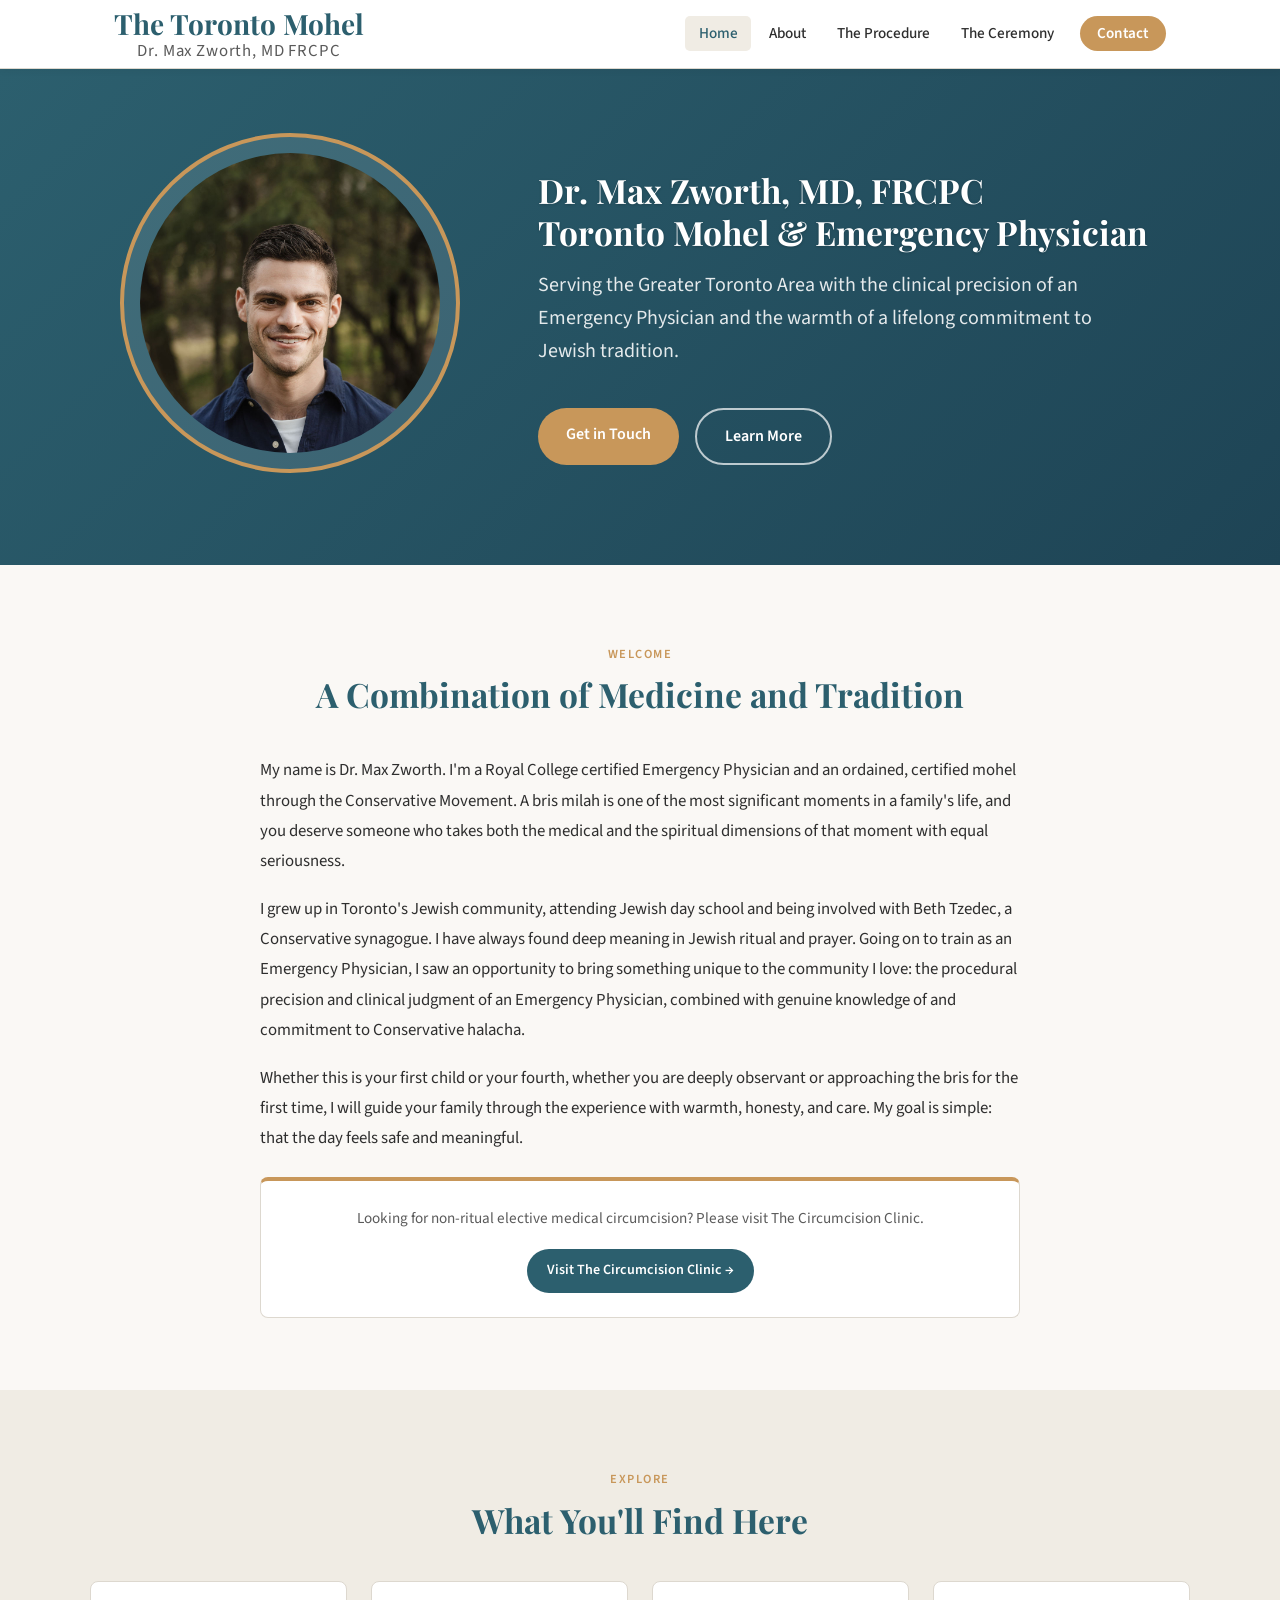
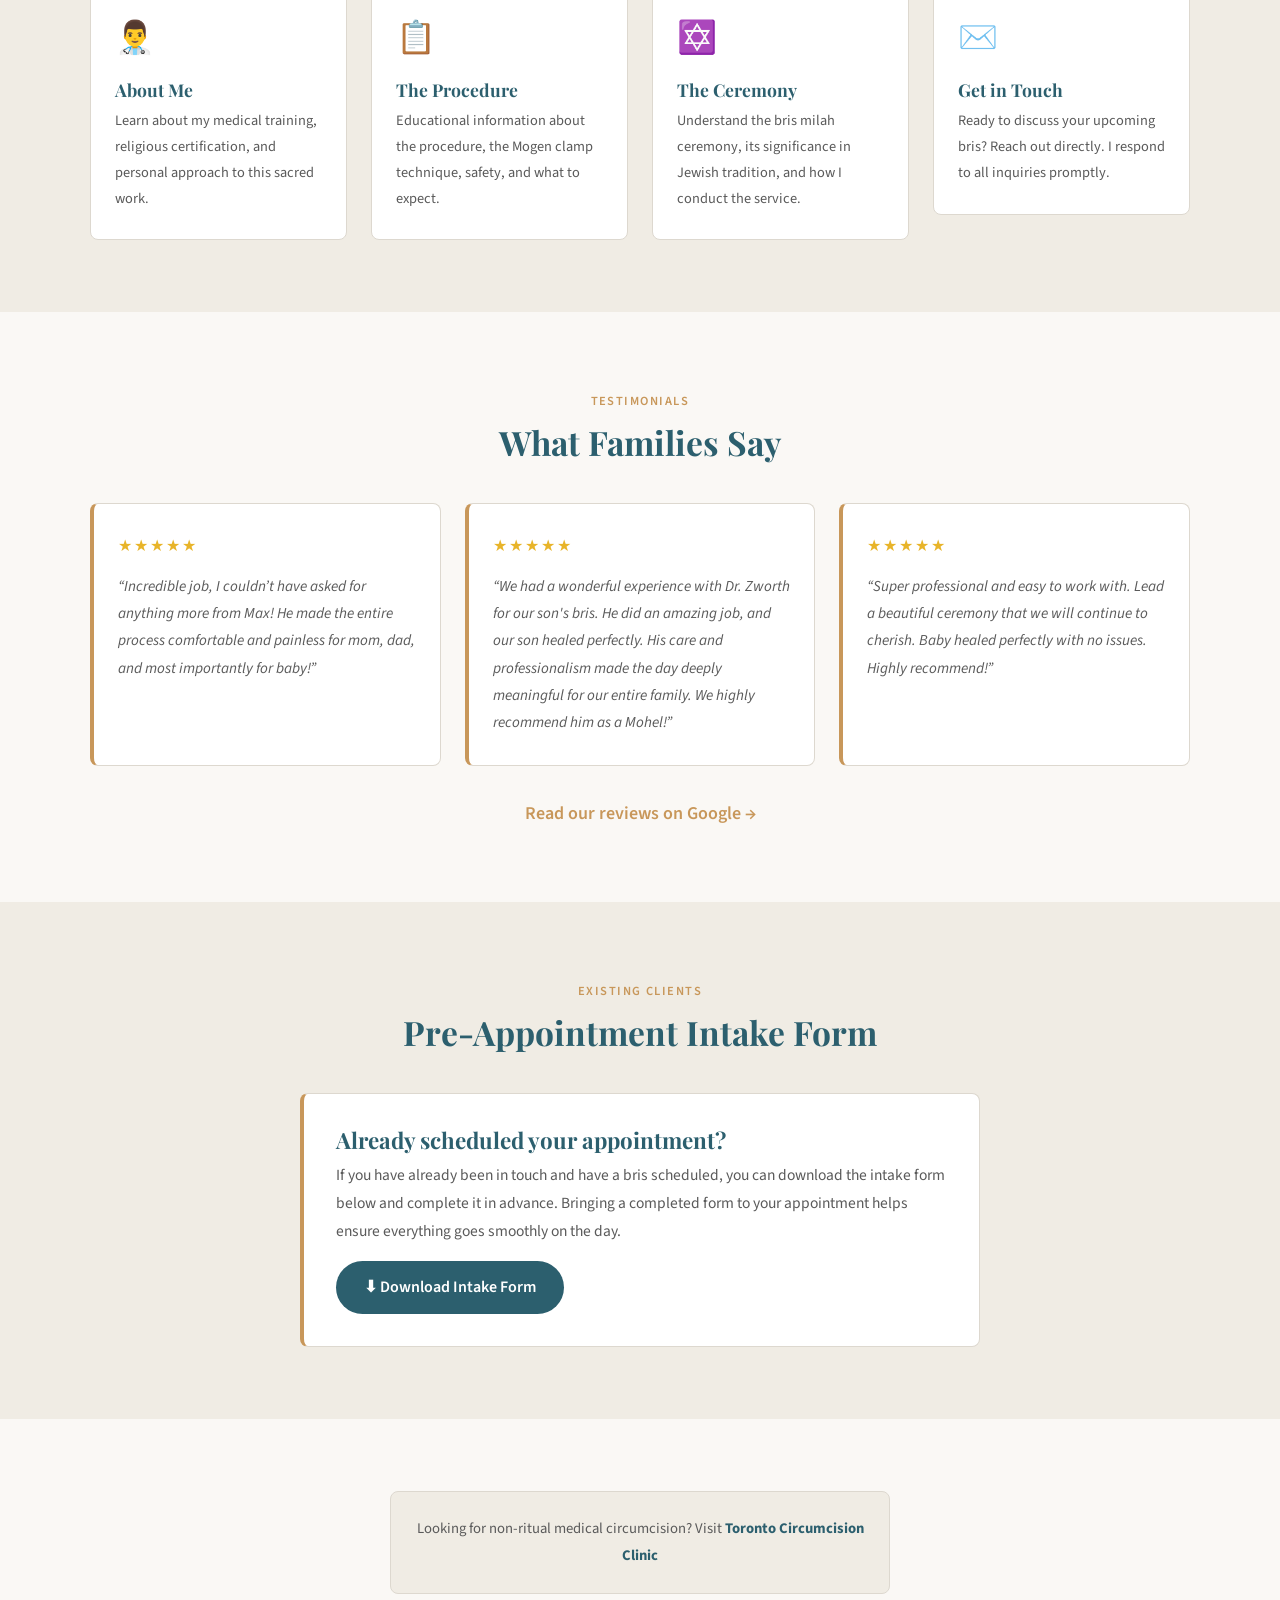
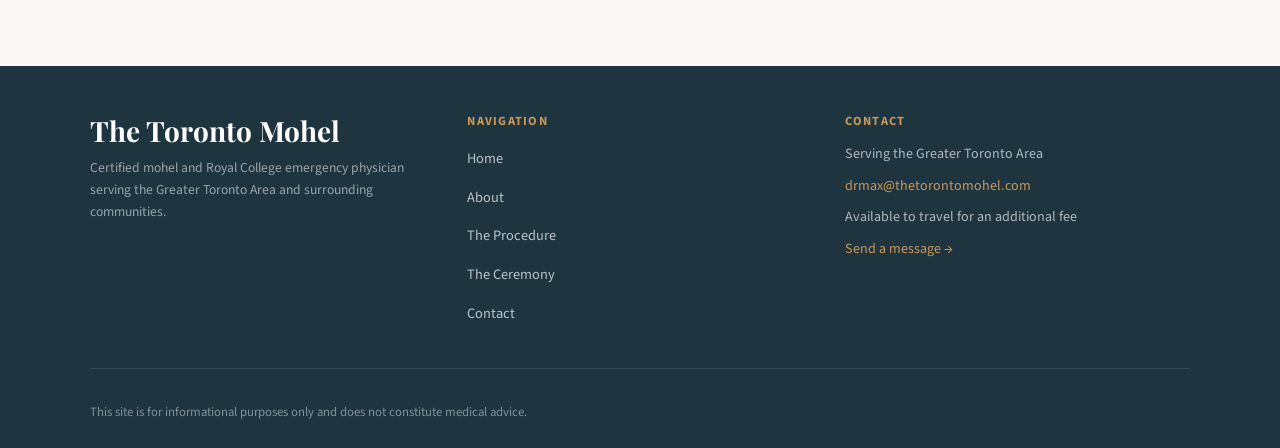
<file: index.html>
<!DOCTYPE html>
<html lang="en">
<head>
  <meta charset="UTF-8" />
  <meta name="viewport" content="width=device-width, initial-scale=1.0" />
  <meta name="robots" content="index, follow" />
  <meta name="google-site-verification" content="o0QiTAospMLwKGMNYaZ-Ut7u6rr7ocFx6ZtYwH_y-cU" />
  <title>Toronto Mohel | Brit Milah &amp; Newborn Circumcision</title>
  <meta name="description" content="Dr. Max Zworth, MD FRCPC, is a Conservative-ordained mohel and emergency physician in Toronto. Brit milah performed with medical precision and Jewish tradition." />
  <link rel="canonical" href="https://www.thetorontomohel.com/" />
  <link rel="icon" type="image/svg+xml" href="/favicon.svg" />
  <!-- Open Graph -->
  <meta property="og:type" content="website" />
  <meta property="og:site_name" content="The Toronto Mohel" />
  <meta property="og:title" content="Toronto Mohel | Brit Milah &amp; Newborn Circumcision" />
  <meta property="og:description" content="Dr. Max Zworth, MD FRCPC, is a Conservative-ordained mohel and emergency physician in Toronto. Brit milah performed with medical precision and Jewish tradition." />
  <meta property="og:url" content="https://www.thetorontomohel.com/" />
  <meta property="og:image" content="https://www.thetorontomohel.com/og-image.jpg" />
  <!-- Twitter Card -->
  <meta name="twitter:card" content="summary_large_image" />
  <!-- Structured Data -->
  <script type="application/ld+json">
  {
    "@context": "https://schema.org",
    "@type": ["MedicalBusiness", "ReligiousOrganization"],
    "name": "The Toronto Mohel",
    "alternateName": "Dr. Max Zworth, Mohel",
    "url": "https://www.thetorontomohel.com",
    "image": "https://www.thetorontomohel.com/og-image.jpg",
    "email": "drmax@thetorontomohel.com",
    "description": "Dr. Max Zworth, MD FRCPC, is a Royal College certified emergency physician and Conservative-ordained mohel serving Toronto and the Greater Toronto Area. Brit milah ceremonies performed with medical precision and Jewish tradition.",
    "founder": {
      "@type": "Person",
      "name": "Dr. Max Zworth",
      "honorificSuffix": "MD, FRCPC",
      "jobTitle": "Mohel and Emergency Physician",
      "alumniOf": [
        {"@type": "EducationalOrganization", "name": "McMaster University"},
        {"@type": "EducationalOrganization", "name": "University of Ottawa"}
      ]
    },
    "areaServed": [
      {"@type": "City", "name": "Toronto"},
      {"@type": "City", "name": "North York"},
      {"@type": "City", "name": "Thornhill"},
      {"@type": "City", "name": "Vaughan"},
      {"@type": "City", "name": "Richmond Hill"},
      {"@type": "City", "name": "Markham"},
      {"@type": "City", "name": "Etobicoke"},
      {"@type": "City", "name": "Mississauga"}
    ],
    "knowsAbout": ["Brit Milah", "Bris", "Ritual circumcision", "Newborn circumcision", "Conservative Judaism", "Jewish tradition"],
    "sameAs": [
      "https://www.jewishtoronto.com/directory/mohel-greater-toronto-area",
      "https://www.linkedin.com/in/maxzworthmd/",
      "https://www.google.com/maps/place/?q=place_id:ChIJQcQbB3zsXq0RCNgygRBGA4M"
    ]
  }
  </script>
  <!-- Google Fonts -->
  <link rel="preconnect" href="https://fonts.googleapis.com" />
  <link rel="preconnect" href="https://fonts.gstatic.com" crossorigin />
  <link href="https://fonts.googleapis.com/css2?family=Playfair+Display:wght@400;700&family=Source+Sans+Pro:wght@400;600&display=swap" rel="stylesheet" />
  <link rel="stylesheet" href="styles.css" />
</head>
<body>

  <!-- NAVIGATION -->
  <nav class="site-nav" role="navigation" aria-label="Main navigation">
    <div class="nav-inner">
      <a href="/" class="nav-logo">
        The Toronto Mohel
        <span>Dr. Max Zworth, MD FRCPC</span>
      </a>
      <ul class="nav-links">
        <li><a href="/" class="active">Home</a></li>
        <li><a href="about.html">About</a></li>
        <li><a href="circumcision-information.html">The Procedure</a></li>
        <li><a href="ritual-circumcision.html">The Ceremony</a></li>
        <li><a href="contact.html" class="nav-cta">Contact</a></li>
      </ul>
      <button class="nav-hamburger" aria-label="Open menu" aria-expanded="false">
        <span></span><span></span><span></span>
      </button>
    </div>
    <ul class="nav-mobile">
      <li><a href="/">Home</a></li>
      <li><a href="about.html">About</a></li>
      <li><a href="circumcision-information.html">The Procedure</a></li>
      <li><a href="ritual-circumcision.html">The Ceremony</a></li>
      <li><a href="contact.html" class="nav-cta">Contact</a></li>
    </ul>
  </nav>

  <!-- HERO -->
  <section class="hero">
    <div class="hero-inner">
      <img
      src="headshot.jpg"
      alt="Dr. Max Zworth, MD, FRCPC, Toronto mohel and emergency physician"
      class="hero-headshot"
      style="object-fit:cover; object-position: center top;"
    />
    <div class="hero-text">
        <h1>Dr. Max Zworth, MD, FRCPC<br>Toronto Mohel & Emergency Physician</h1>
        <p class="hero-sub">Serving the Greater Toronto Area with the clinical precision of an Emergency Physician and the warmth of a lifelong commitment to Jewish tradition.</p>
        <div style="display:flex; gap:1rem; flex-wrap:wrap;">
          <a href="contact.html" class="btn btn-primary">Get in Touch</a>
          <a href="about.html" class="btn btn-outline">Learn More</a>
        </div>
      </div>
    </div>
  </section>

  <!-- INTRODUCTION -->
  <section class="section">
    <div class="section-inner">
        <div class="section-header">
            <span class="section-label">Welcome</span>
            <h2>A Combination of Medicine and Tradition</h2>
          </div>
          <div class="intro-text">
            <p>My name is Dr. Max Zworth. I'm a Royal College certified Emergency Physician and an ordained, certified mohel through the Conservative Movement. A bris milah is one of the most significant moments in a family's life, and you deserve someone who takes both the medical and the spiritual dimensions of that moment with equal seriousness.</p>

            <p>I grew up in Toronto's Jewish community, attending Jewish day school and being involved with Beth Tzedec, a Conservative synagogue. I have always found deep meaning in Jewish ritual and prayer. Going on to train as an Emergency Physician, I saw an opportunity to bring something unique to the community I love: the procedural precision and clinical judgment of an Emergency Physician, combined with genuine knowledge of and commitment to Conservative halacha.</p>
            
            <p>Whether this is your first child or your fourth, whether you are deeply observant or approaching the bris for the first time, I will guide your family through the experience with warmth, honesty, and care. My goal is simple: that the day feels safe and meaningful.</p>    </div>

    <div style="max-width: 760px; margin: 1.5rem auto 0; background: var(--color-white); border: 1px solid var(--color-border); border-top: 4px solid var(--color-accent); border-radius: var(--border-radius); padding: 1.5rem; text-align: center;">
        <p style="margin-bottom: 1rem; color: var(--color-text-light); font-size: 0.95rem;">Looking for non-ritual elective medical circumcision? Please visit The Circumcision Clinic.</p>
        <a href="https://www.thecircumcisionclinic.ca/" target="_blank" rel="noopener noreferrer" class="btn btn-secondary" style="font-size:0.88rem; padding: 0.6rem 1.25rem;">Visit The Circumcision Clinic →</a>
      </div>

  </div>
</div>
</section>

  <!-- QUICK LINKS -->
  <section class="section section-alt">
    <div class="section-inner">
      <div class="section-header">
        <span class="section-label">Explore</span>
        <h2>What You'll Find Here</h2>
      </div>
      <div class="cards-grid">
        <a href="about.html" style="text-decoration:none; color:inherit;">
          <div class="card">
            <div class="card-icon">👨‍⚕️</div>
            <h3>About Me</h3>
            <p>Learn about my medical training, religious certification, and personal approach to this sacred work.</p>
          </div>
        </a>
        <a href="circumcision-information.html" style="text-decoration:none; color:inherit;">
          <div class="card">
            <div class="card-icon">📋</div>
            <h3>The Procedure</h3>
            <p>Educational information about the procedure, the Mogen clamp technique, safety, and what to expect.</p>
          </div>
        </a>
        <a href="ritual-circumcision.html" style="text-decoration:none; color:inherit;">
          <div class="card">
            <div class="card-icon">✡️</div>
            <h3>The Ceremony</h3>
            <p>Understand the bris milah ceremony, its significance in Jewish tradition, and how I conduct the service.</p>
          </div>
        </a>
        <a href="contact.html" style="text-decoration:none; color:inherit;">
          <div class="card">
            <div class="card-icon">✉️</div>
            <h3>Get in Touch</h3>
            <p>Ready to discuss your upcoming bris? Reach out directly. I respond to all inquiries promptly.</p>
          </div>
        </a>
      </div>
    </div>
  </section>

  <!-- TESTIMONIALS -->
  <section class="section">
    <div class="section-inner">
      <div class="section-header">
        <span class="section-label">Testimonials</span>
        <h2>What Families Say</h2>
      </div>
      <div class="testimonials-grid">
        <div class="testimonial">
          <div class="stars" aria-label="5 out of 5 stars">★★★★★</div>
          <p>“Incredible job, I couldn’t have asked for anything more from Max! He made the entire process comfortable and painless for mom, dad, and most importantly for baby!”</p>
        </div>
        <div class="testimonial">
          <div class="stars" aria-label="5 out of 5 stars">★★★★★</div>
          <p>“We had a wonderful experience with Dr. Zworth for our son's bris. He did an amazing job, and our son healed perfectly. His care and professionalism made the day deeply meaningful for our entire family. We highly recommend him as a Mohel!”</p>
        </div>
        <div class="testimonial">
          <div class="stars" aria-label="5 out of 5 stars">★★★★★</div>
          <p>“Super professional and easy to work with. Lead a beautiful ceremony that we will continue to cherish. Baby healed perfectly with no issues. Highly recommend!”</p>
        </div>
      </div>
      <div class="testimonials-cta">
        <a href="https://search.google.com/local/reviews?placeid=ChIJQcQbB3zsXq0RCNgygRBGA4M" target="_blank" rel="noopener noreferrer">Read our reviews on Google →</a>
      </div>
    </div>
  </section>

  <!-- INTAKE FORM -->
  <section class="section section-alt">
    <div class="section-inner">
      <div class="section-header">
        <span class="section-label">Existing Clients</span>
        <h2>Pre-Appointment Intake Form</h2>
      </div>
      <div class="intake-box">
        <h3>Already scheduled your appointment?</h3>
        <p>If you have already been in touch and have a bris scheduled, you can download the intake form below and complete it in advance. Bringing a completed form to your appointment helps ensure everything goes smoothly on the day.</p>
        <a href="intake-form.pdf" class="btn btn-secondary" download>⬇ Download Intake Form</a>
      </div>
    </div>
  </section>

  <!-- REFERRAL -->
  <section class="section">
    <div class="section-inner">
      <div class="referral-box">
        <p>Looking for non-ritual medical circumcision? Visit <a href="#" target="_blank" rel="noopener noreferrer"><strong>Toronto Circumcision Clinic</strong></a>
        <!-- Developer note: Replace href="#" with the actual URL of the Toronto Circumcision Clinic once confirmed -->
        </p>
      </div>
    </div>
  </section>

  <!-- FOOTER -->
  <footer class="site-footer">
    <div class="footer-inner">
      <div class="footer-top">
        <div class="footer-brand">
          <a href="/" class="nav-logo">The Toronto Mohel</a>
          <p>Certified mohel and Royal College emergency physician serving the Greater Toronto Area and surrounding communities.</p>
        </div>
        <div class="footer-nav">
          <h4>Navigation</h4>
          <ul>
            <li><a href="/">Home</a></li>
            <li><a href="about.html">About</a></li>
            <li><a href="circumcision-information.html">The Procedure</a></li>
            <li><a href="ritual-circumcision.html">The Ceremony</a></li>
            <li><a href="contact.html">Contact</a></li>
          </ul>
        </div>
        <div class="footer-contact">
          <h4>Contact</h4>
          <p>Serving the Greater Toronto Area</p>
          <p><a href="mailto:drmax@thetorontomohel.com" style="color: var(--color-accent);">drmax@thetorontomohel.com</a></p>
          <p>Available to travel for an additional fee</p>
          <p><a href="contact.html" style="color: var(--color-accent);">Send a message →</a></p>
        </div>
      </div>
      <div class="footer-bottom">
        <p>This site is for informational purposes only and does not constitute medical advice.</p>
      </div>
    </div>
  </footer>

  <script src="script.js"></script>
</body>
</html>
</file>
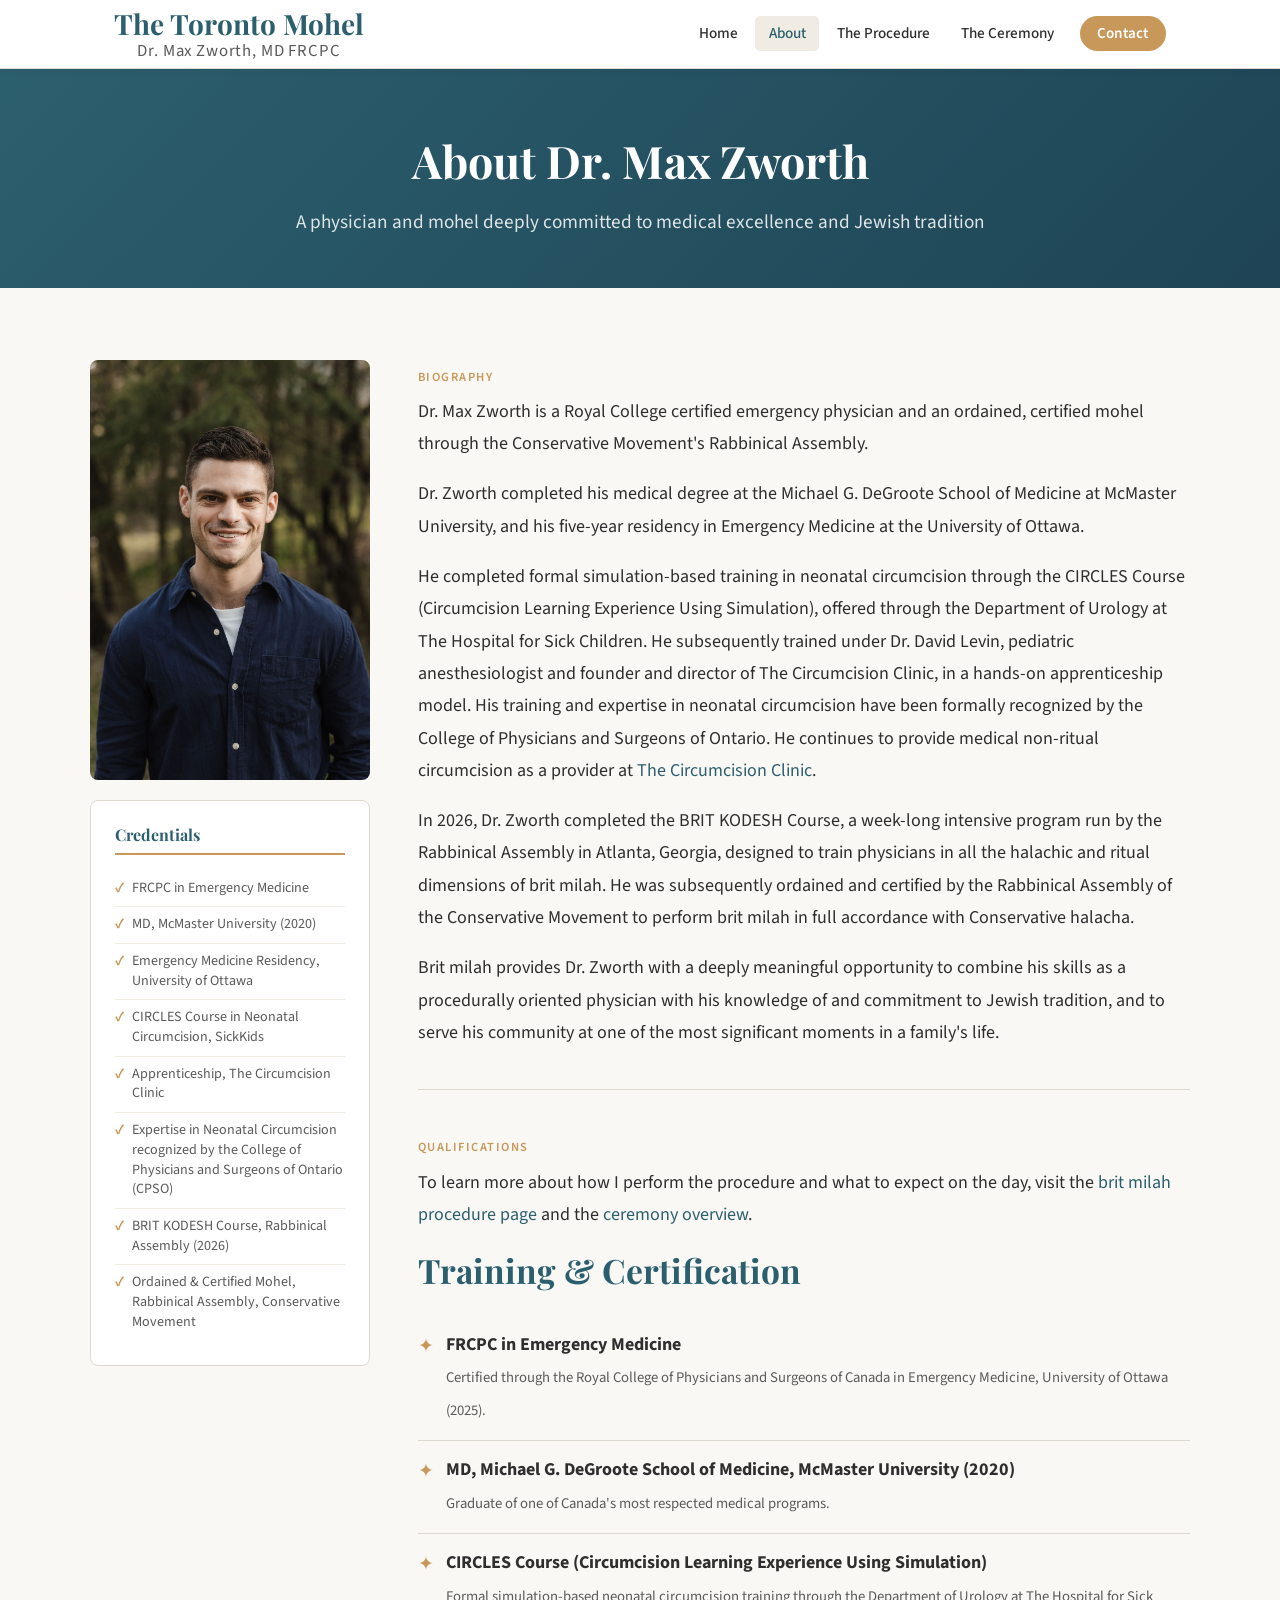
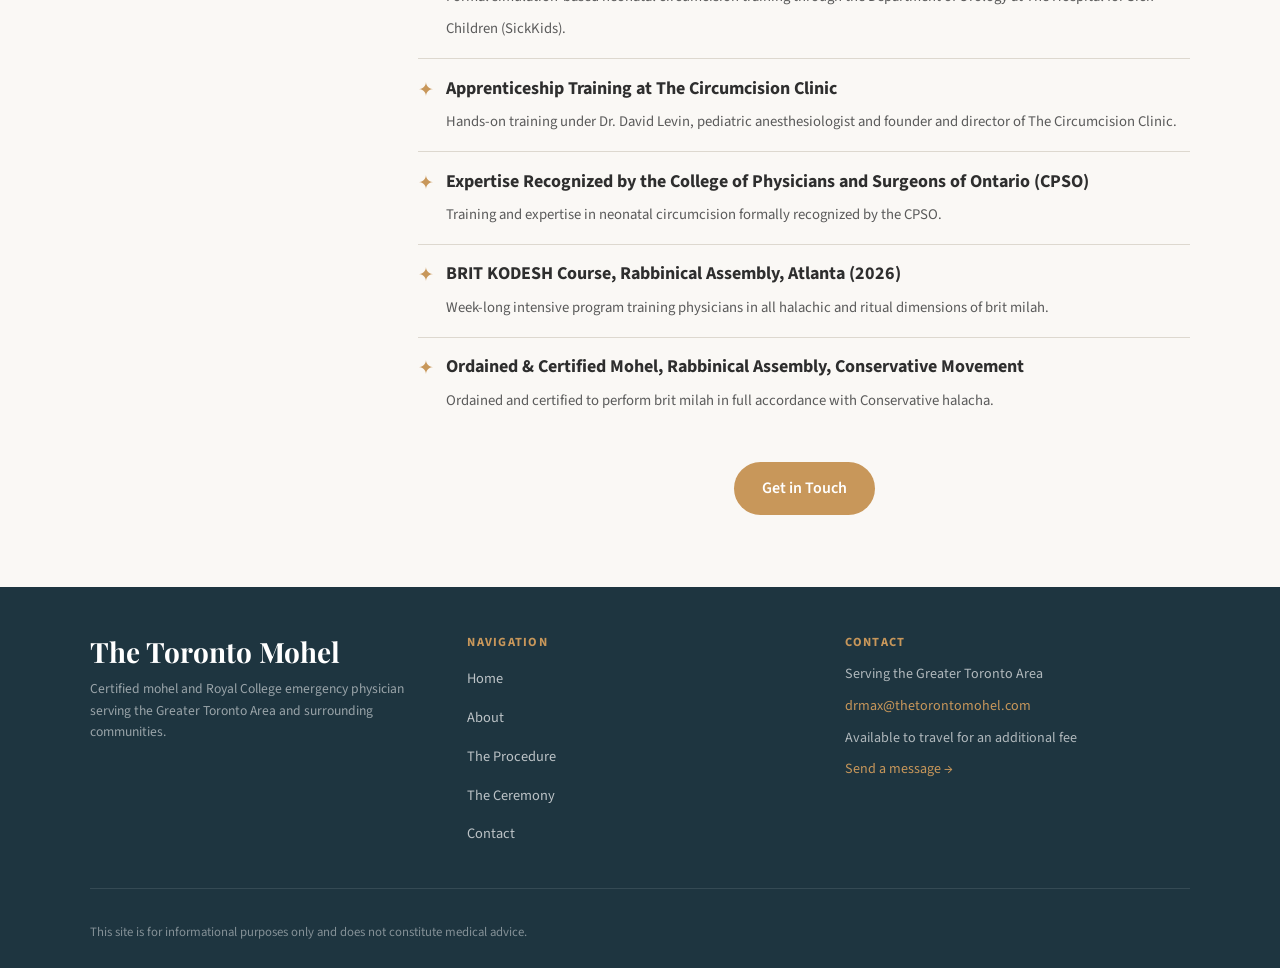
<file: about.html>
<!DOCTYPE html>
<html lang="en">
<head>
  <meta charset="UTF-8" />
  <meta name="viewport" content="width=device-width, initial-scale=1.0" />
  <meta name="robots" content="index, follow" />
  <title>About Dr. Max Zworth | Toronto Mohel</title>
  <meta name="description" content="Royal College certified emergency physician and Conservative-ordained mohel. McMaster MD, University of Ottawa. Brit milah for Toronto-area Jewish families." />
  <link rel="canonical" href="https://www.thetorontomohel.com/about.html" />
  <link rel="icon" type="image/svg+xml" href="/favicon.svg" />
  <!-- Open Graph -->
  <meta property="og:type" content="website" />
  <meta property="og:site_name" content="The Toronto Mohel" />
  <meta property="og:title" content="About Dr. Max Zworth | Toronto Mohel" />
  <meta property="og:description" content="Royal College certified emergency physician and Conservative-ordained mohel. McMaster MD, University of Ottawa. Brit milah for Toronto-area Jewish families." />
  <meta property="og:url" content="https://www.thetorontomohel.com/about.html" />
  <meta property="og:image" content="https://www.thetorontomohel.com/og-image.jpg" />
  <!-- Twitter Card -->
  <meta name="twitter:card" content="summary_large_image" />
  <!-- Structured Data: BreadcrumbList -->
  <script type="application/ld+json">
  {
    "@context": "https://schema.org",
    "@type": "BreadcrumbList",
    "itemListElement": [
      {"@type": "ListItem", "position": 1, "name": "Home", "item": "https://www.thetorontomohel.com/"},
      {"@type": "ListItem", "position": 2, "name": "About Dr. Max Zworth", "item": "https://www.thetorontomohel.com/about.html"}
    ]
  }
  </script>
  <!-- Structured Data: Person -->
  <script type="application/ld+json">
  {
    "@context": "https://schema.org",
    "@type": "Person",
    "name": "Dr. Max Zworth",
    "honorificPrefix": "Dr.",
    "honorificSuffix": "MD, FRCPC",
    "jobTitle": "Mohel and Emergency Physician",
    "description": "Royal College certified emergency physician and Conservative-ordained mohel serving Toronto and the Greater Toronto Area.",
    "email": "drmax@thetorontomohel.com",
    "url": "https://www.thetorontomohel.com/about.html",
    "image": "https://www.thetorontomohel.com/headshot.jpg",
    "alumniOf": [
      {"@type": "EducationalOrganization", "name": "McMaster University"},
      {"@type": "EducationalOrganization", "name": "University of Ottawa"}
    ],
    "knowsAbout": ["Brit Milah", "Bris", "Ritual circumcision", "Newborn circumcision", "Conservative Judaism", "Emergency Medicine"],
    "worksFor": {
      "@type": "MedicalBusiness",
      "name": "The Toronto Mohel",
      "url": "https://www.thetorontomohel.com"
    }
  }
  </script>
  <link rel="preconnect" href="https://fonts.googleapis.com" />
  <link rel="preconnect" href="https://fonts.gstatic.com" crossorigin />
  <link href="https://fonts.googleapis.com/css2?family=Playfair+Display:wght@400;700&family=Source+Sans+Pro:wght@400;600&display=swap" rel="stylesheet" />
  <link rel="stylesheet" href="styles.css" />
</head>
<body>

  <!-- NAVIGATION -->
  <nav class="site-nav" role="navigation" aria-label="Main navigation">
    <div class="nav-inner">
      <a href="/" class="nav-logo">
        The Toronto Mohel
        <span>Dr. Max Zworth, MD FRCPC</span>
      </a>
      <ul class="nav-links">
        <li><a href="/">Home</a></li>
        <li><a href="about.html" class="active">About</a></li>
        <li><a href="circumcision-information.html">The Procedure</a></li>
        <li><a href="ritual-circumcision.html">The Ceremony</a></li>
        <li><a href="contact.html" class="nav-cta">Contact</a></li>
      </ul>
      <button class="nav-hamburger" aria-label="Open menu">
        <span></span><span></span><span></span>
      </button>
    </div>
    <ul class="nav-mobile">
      <li><a href="/">Home</a></li>
      <li><a href="about.html">About</a></li>
      <li><a href="circumcision-information.html">The Procedure</a></li>
      <li><a href="ritual-circumcision.html">The Ceremony</a></li>
      <li><a href="contact.html" class="nav-cta">Contact</a></li>
    </ul>
  </nav>

  <!-- PAGE HERO -->
  <section class="page-hero">
    <h1>About Dr. Max Zworth</h1>
    <p>A physician and mohel deeply committed to medical excellence and Jewish tradition</p>
  </section>

  <!-- MAIN CONTENT -->
  <section class="section">
    <div class="section-inner">
      <div class="about-layout">

        <!-- SIDEBAR -->
        <aside class="about-sidebar">
          <img
            src="headshot.jpg"
            alt="Dr. Max Zworth, MD, FRCPC, Toronto mohel and emergency physician"
            style="width:100%; border-radius:var(--border-radius); margin-bottom:1.25rem; object-fit:cover; object-position: center top;"
          />
          <div class="credentials-card">
            <h3>Credentials</h3>
            <ul>
              <li>FRCPC in Emergency Medicine</li>
              <li>MD, McMaster University (2020)</li>
              <li>Emergency Medicine Residency, University of Ottawa</li>
              <li>CIRCLES Course in Neonatal Circumcision, SickKids</li>
              <li>Apprenticeship, The Circumcision Clinic</li>
              <li>Expertise in Neonatal Circumcision recognized by the College of Physicians and Surgeons of Ontario (CPSO)</li>
              <li>BRIT KODESH Course, Rabbinical Assembly (2026)</li>
              <li>Ordained & Certified Mohel, Rabbinical Assembly, Conservative Movement</li>
            </ul>
          </div>
        </aside>

        <!-- BIOGRAPHY -->
        <div class="about-content">
          <span class="section-label">Biography</span>

          <p>Dr. Max Zworth is a Royal College certified emergency physician and an ordained, certified mohel through the Conservative Movement's Rabbinical Assembly.</p>

          <p>Dr. Zworth completed his medical degree at the Michael G. DeGroote School of Medicine at McMaster University, and his five-year residency in Emergency Medicine at the University of Ottawa.</p>

          <p>He completed formal simulation-based training in neonatal circumcision through the CIRCLES Course (Circumcision Learning Experience Using Simulation), offered through the Department of Urology at The Hospital for Sick Children. He subsequently trained under Dr. David Levin, pediatric anesthesiologist and founder and director of The Circumcision Clinic, in a hands-on apprenticeship model. His training and expertise in neonatal circumcision have been formally recognized by the College of Physicians and Surgeons of Ontario. He continues to provide medical non-ritual circumcision as a provider at <a href="https://www.thecircumcisionclinic.ca/" target="_blank" rel="noopener noreferrer">The Circumcision Clinic</a>.</p>

          <p>In 2026, Dr. Zworth completed the BRIT KODESH Course, a week-long intensive program run by the Rabbinical Assembly in Atlanta, Georgia, designed to train physicians in all the halachic and ritual dimensions of brit milah. He was subsequently ordained and certified by the Rabbinical Assembly of the Conservative Movement to perform brit milah in full accordance with Conservative halacha.</p>

          <p>Brit milah provides Dr. Zworth with a deeply meaningful opportunity to combine his skills as a procedurally oriented physician with his knowledge of and commitment to Jewish tradition, and to serve his community at one of the most significant moments in a family's life.</p>

          <div class="divider"></div>

          <!-- CREDENTIALS -->
          <span class="section-label">Qualifications</span>
          <p>To learn more about how I perform the procedure and what to expect on the day, visit the <a href="circumcision-information.html">brit milah procedure page</a> and the <a href="ritual-circumcision.html">ceremony overview</a>.</p>
          <h2>Training & Certification</h2>

          <ul style="list-style:none; margin: 1.5rem 0;">
            <li style="display:flex; gap:0.75rem; align-items:flex-start; padding:0.85rem 0; border-bottom:1px solid var(--color-border);">
              <span style="color:var(--color-accent); font-size:1.2rem; flex-shrink:0;">✦</span>
              <div><strong>FRCPC in Emergency Medicine</strong><br><span style="color:var(--color-text-light); font-size:0.92rem;">Certified through the Royal College of Physicians and Surgeons of Canada in Emergency Medicine, University of Ottawa (2025).</span></div>
            </li>
            <li style="display:flex; gap:0.75rem; align-items:flex-start; padding:0.85rem 0; border-bottom:1px solid var(--color-border);">
              <span style="color:var(--color-accent); font-size:1.2rem; flex-shrink:0;">✦</span>
              <div><strong>MD, Michael G. DeGroote School of Medicine, McMaster University (2020)</strong><br><span style="color:var(--color-text-light); font-size:0.92rem;">Graduate of one of Canada's most respected medical programs.</span></div>
            </li>
            <li style="display:flex; gap:0.75rem; align-items:flex-start; padding:0.85rem 0; border-bottom:1px solid var(--color-border);">
              <span style="color:var(--color-accent); font-size:1.2rem; flex-shrink:0;">✦</span>
              <div><strong>CIRCLES Course (Circumcision Learning Experience Using Simulation)</strong><br><span style="color:var(--color-text-light); font-size:0.92rem;">Formal simulation-based neonatal circumcision training through the Department of Urology at The Hospital for Sick Children (SickKids).</span></div>
            </li>
            <li style="display:flex; gap:0.75rem; align-items:flex-start; padding:0.85rem 0; border-bottom:1px solid var(--color-border);">
              <span style="color:var(--color-accent); font-size:1.2rem; flex-shrink:0;">✦</span>
              <div><strong>Apprenticeship Training at The Circumcision Clinic</strong><br><span style="color:var(--color-text-light); font-size:0.92rem;">Hands-on training under Dr. David Levin, pediatric anesthesiologist and founder and director of The Circumcision Clinic.</span></div>
            </li>
            <li style="display:flex; gap:0.75rem; align-items:flex-start; padding:0.85rem 0; border-bottom:1px solid var(--color-border);">
              <span style="color:var(--color-accent); font-size:1.2rem; flex-shrink:0;">✦</span>
              <div><strong>Expertise Recognized by the College of Physicians and Surgeons of Ontario (CPSO)</strong><br><span style="color:var(--color-text-light); font-size:0.92rem;">Training and expertise in neonatal circumcision formally recognized by the CPSO.</span></div>
            </li>
            <li style="display:flex; gap:0.75rem; align-items:flex-start; padding:0.85rem 0; border-bottom:1px solid var(--color-border);">
              <span style="color:var(--color-accent); font-size:1.2rem; flex-shrink:0;">✦</span>
              <div><strong>BRIT KODESH Course, Rabbinical Assembly, Atlanta (2026)</strong><br><span style="color:var(--color-text-light); font-size:0.92rem;">Week-long intensive program training physicians in all halachic and ritual dimensions of brit milah.</span></div>
            </li>
            <li style="display:flex; gap:0.75rem; align-items:flex-start; padding:0.85rem 0;">
              <span style="color:var(--color-accent); font-size:1.2rem; flex-shrink:0;">✦</span>
              <div><strong>Ordained & Certified Mohel, Rabbinical Assembly, Conservative Movement</strong><br><span style="color:var(--color-text-light); font-size:0.92rem;">Ordained and certified to perform brit milah in full accordance with Conservative halacha.</span></div>
            </li>
          </ul>

          <div style="margin-top:2rem; text-align:center;">
            <a href="contact.html" class="btn btn-primary">Get in Touch</a>
          </div>
        </div>

      </div>
    </div>
  </section>

  <!-- FOOTER -->
  <footer class="site-footer">
    <div class="footer-inner">
      <div class="footer-top">
        <div class="footer-brand">
          <a href="/" class="nav-logo">The Toronto Mohel</a>
          <p>Certified mohel and Royal College emergency physician serving the Greater Toronto Area and surrounding communities.</p>
        </div>
        <div class="footer-nav">
          <h4>Navigation</h4>
          <ul>
            <li><a href="/">Home</a></li>
            <li><a href="about.html">About</a></li>
            <li><a href="circumcision-information.html">The Procedure</a></li>
            <li><a href="ritual-circumcision.html">The Ceremony</a></li>
            <li><a href="contact.html">Contact</a></li>
          </ul>
        </div>
        <div class="footer-contact">
          <h4>Contact</h4>
          <p>Serving the Greater Toronto Area</p>
          <p><a href="mailto:drmax@thetorontomohel.com" style="color: var(--color-accent);">drmax@thetorontomohel.com</a></p>
          <p>Available to travel for an additional fee</p>
          <p><a href="contact.html" style="color: var(--color-accent);">Send a message →</a></p>
        </div>
      </div>
      <div class="footer-bottom">
        <p>This site is for informational purposes only and does not constitute medical advice.</p>
      </div>
    </div>
  </footer>

  <script src="script.js"></script>
</body>
</html>
</file>
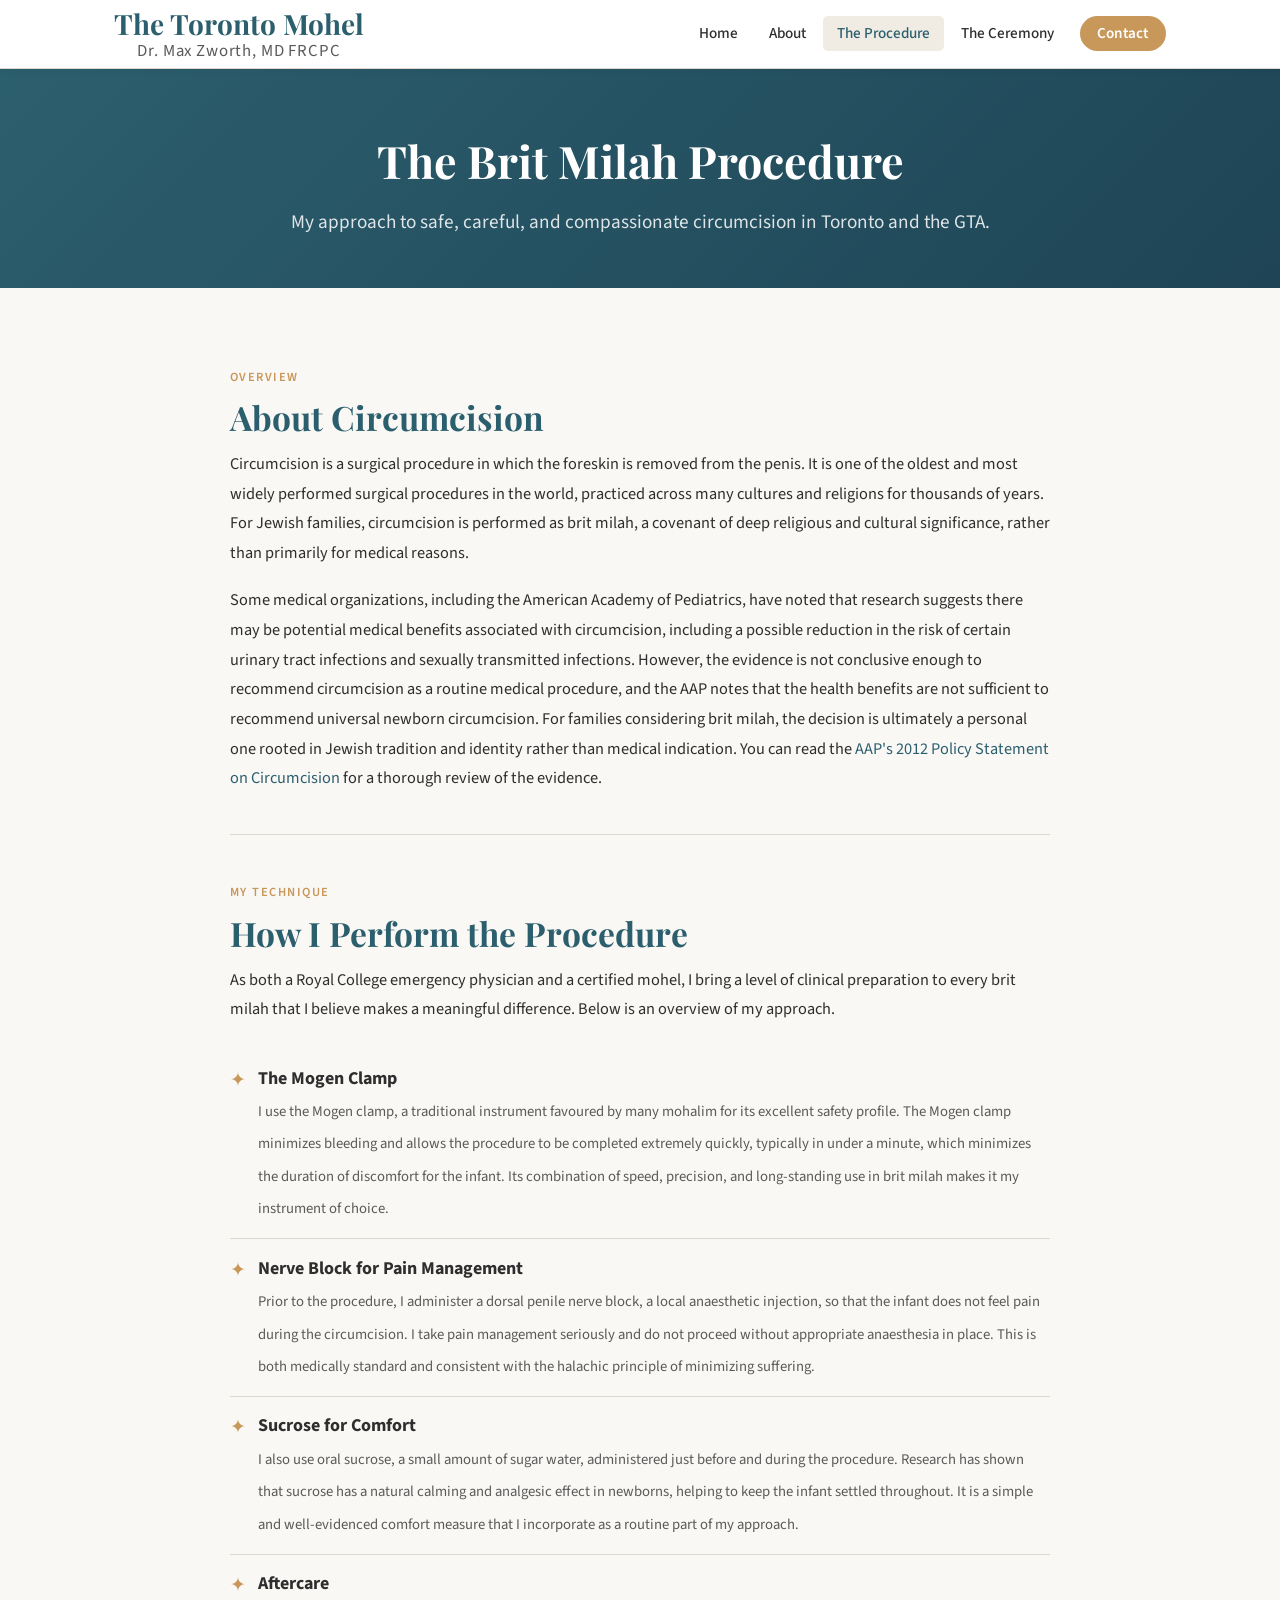
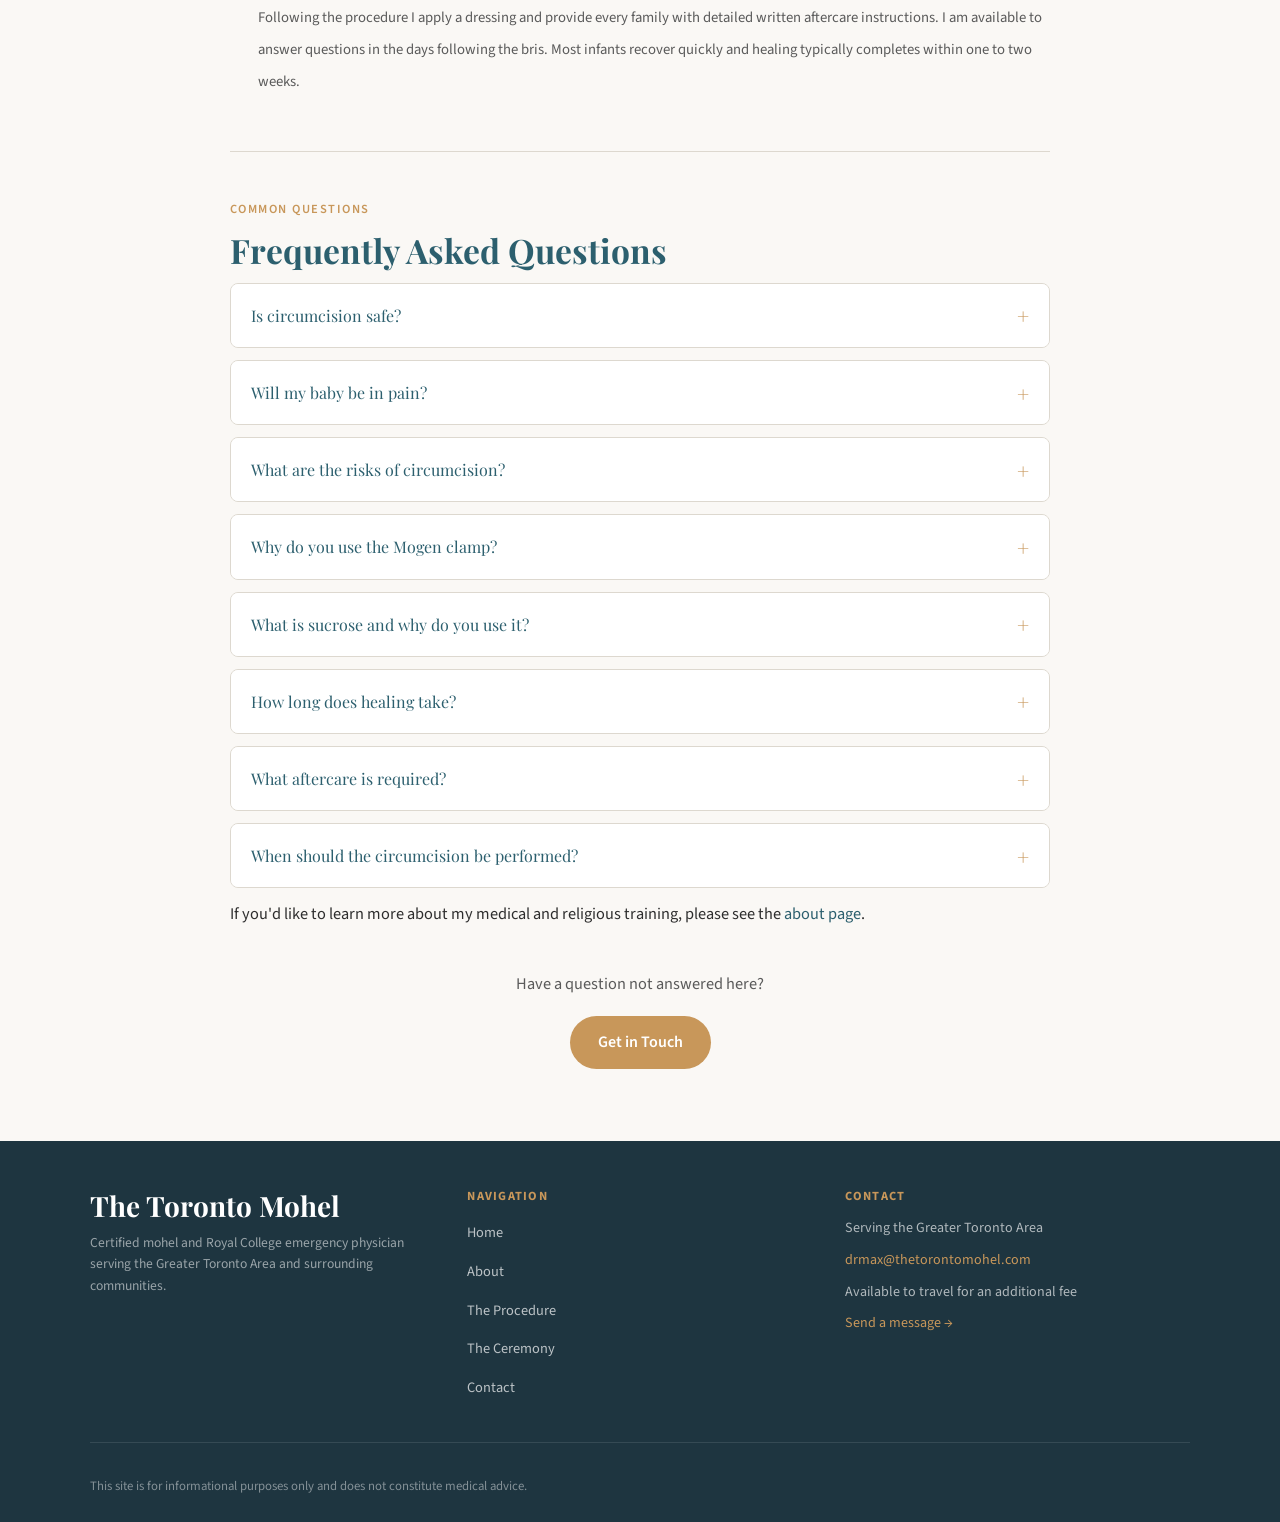
<file: circumcision-information.html>
<!DOCTYPE html>
<html lang="en">
<head>
  <meta charset="UTF-8" />
  <meta name="viewport" content="width=device-width, initial-scale=1.0" />
  <meta name="robots" content="index, follow" />
  <title>The Brit Milah Procedure | Toronto Mohel</title>
  <meta name="description" content="How a modern brit milah is performed safely: technique, anesthesia, aftercare. From an emergency physician and certified mohel serving the Greater Toronto Area." />
  <link rel="canonical" href="https://www.thetorontomohel.com/circumcision-information.html" />
  <link rel="icon" type="image/svg+xml" href="/favicon.svg" />
  <!-- Open Graph -->
  <meta property="og:type" content="website" />
  <meta property="og:site_name" content="The Toronto Mohel" />
  <meta property="og:title" content="The Brit Milah Procedure | Toronto Mohel" />
  <meta property="og:description" content="How a modern brit milah is performed safely: technique, anesthesia, aftercare. From an emergency physician and certified mohel serving the Greater Toronto Area." />
  <meta property="og:url" content="https://www.thetorontomohel.com/circumcision-information.html" />
  <meta property="og:image" content="https://www.thetorontomohel.com/og-image.jpg" />
  <!-- Twitter Card -->
  <meta name="twitter:card" content="summary_large_image" />
  <!-- Structured Data: BreadcrumbList -->
  <script type="application/ld+json">
  {
    "@context": "https://schema.org",
    "@type": "BreadcrumbList",
    "itemListElement": [
      {"@type": "ListItem", "position": 1, "name": "Home", "item": "https://www.thetorontomohel.com/"},
      {"@type": "ListItem", "position": 2, "name": "The Brit Milah Procedure", "item": "https://www.thetorontomohel.com/circumcision-information.html"}
    ]
  }
  </script>
  <!-- Structured Data: FAQPage -->
  <script type="application/ld+json">
  {
    "@context": "https://schema.org",
    "@type": "FAQPage",
    "mainEntity": [
      {
        "@type": "Question",
        "name": "Is circumcision safe?",
        "acceptedAnswer": {
          "@type": "Answer",
          "text": "As with any surgical procedure, circumcision carries some risks. The most common are minor bleeding and localized infection at the site. However, serious bleeding or infection are extremely rare when the procedure is performed by a trained and experienced practitioner using proper sterile technique. I will discuss the risks with you before the procedure so you can make a fully informed decision."
        }
      },
      {
        "@type": "Question",
        "name": "Will my baby be in pain?",
        "acceptedAnswer": {
          "@type": "Answer",
          "text": "I administer a dorsal penile nerve block, a local anaesthetic injection, prior to the procedure so that the infant does not feel pain during the circumcision. I also use oral sucrose to help keep the infant calm and comfortable. I do not proceed without appropriate anaesthesia in place, and I will walk you through my pain management approach before we begin."
        }
      },
      {
        "@type": "Question",
        "name": "What are the risks of circumcision?",
        "acceptedAnswer": {
          "@type": "Answer",
          "text": "The risks of neonatal circumcision are low when performed by a qualified practitioner. The most common complications are minor bleeding or infection, both of which are readily managed. Serious complications are rare. As a Royal College emergency physician I am well-equipped to recognize and respond to any complications should they arise. I will review the risks with you in full before proceeding."
        }
      },
      {
        "@type": "Question",
        "name": "Why do you use the Mogen clamp?",
        "acceptedAnswer": {
          "@type": "Answer",
          "text": "The Mogen clamp is the instrument of choice for many mohalim and has an excellent safety record in experienced hands. It minimizes bleeding, allows the procedure to be completed very quickly, typically under a minute, and has a long history of use in brit milah. Its speed and precision are key advantages for minimizing the infant's discomfort."
        }
      },
      {
        "@type": "Question",
        "name": "What is sucrose and why do you use it?",
        "acceptedAnswer": {
          "@type": "Answer",
          "text": "Sucrose is simply sugar water, administered orally in a small amount just before and during the procedure. Research has demonstrated that sucrose has a natural calming and mild analgesic effect in newborns. It is a safe, simple, and well-evidenced comfort measure that I use as a routine part of my approach alongside the nerve block."
        }
      },
      {
        "@type": "Question",
        "name": "How long does healing take?",
        "acceptedAnswer": {
          "@type": "Answer",
          "text": "Most infants heal fully within one to two weeks. The site may appear red or have a small amount of yellowish discharge in the first few days. This is normal. I provide detailed written aftercare instructions to every family and am available for questions during the healing period."
        }
      },
      {
        "@type": "Question",
        "name": "What aftercare is required?",
        "acceptedAnswer": {
          "@type": "Answer",
          "text": "Aftercare is straightforward. You will receive written instructions covering how to keep the area clean, how to apply petroleum jelly to prevent the healing skin from sticking to the diaper, and what signs to watch for. I am available to answer any questions that come up during the healing process."
        }
      },
      {
        "@type": "Question",
        "name": "When should the circumcision be performed?",
        "acceptedAnswer": {
          "@type": "Answer",
          "text": "In Jewish tradition, brit milah is performed on the eighth day of the boy's life, which also aligns well with medical recommendations for the optimal timing of neonatal circumcision. If there are any health concerns, the bris may be delayed until the infant is ready. We will discuss timing during our initial conversation."
        }
      }
    ]
  }
  </script>
  <link rel="preconnect" href="https://fonts.googleapis.com" />
  <link rel="preconnect" href="https://fonts.gstatic.com" crossorigin />
  <link href="https://fonts.googleapis.com/css2?family=Playfair+Display:wght@400;700&family=Source+Sans+Pro:wght@400;600&display=swap" rel="stylesheet" />
  <link rel="stylesheet" href="styles.css" />
</head>
<body>

  <!-- NAVIGATION -->
  <nav class="site-nav" role="navigation" aria-label="Main navigation">
    <div class="nav-inner">
      <a href="/" class="nav-logo">
        The Toronto Mohel
        <span>Dr. Max Zworth, MD FRCPC</span>
      </a>
      <ul class="nav-links">
        <li><a href="/">Home</a></li>
        <li><a href="about.html">About</a></li>
        <li><a href="circumcision-information.html" class="active">The Procedure</a></li>
        <li><a href="ritual-circumcision.html">The Ceremony</a></li>
        <li><a href="contact.html" class="nav-cta">Contact</a></li>
      </ul>
      <button class="nav-hamburger" aria-label="Open menu">
        <span></span><span></span><span></span>
      </button>
    </div>
    <ul class="nav-mobile">
      <li><a href="/">Home</a></li>
      <li><a href="about.html">About</a></li>
      <li><a href="circumcision-information.html">The Procedure</a></li>
      <li><a href="ritual-circumcision.html">The Ceremony</a></li>
      <li><a href="contact.html" class="nav-cta">Contact</a></li>
    </ul>
  </nav>

  <!-- PAGE HERO -->
  <section class="page-hero">
    <h1>The Brit Milah Procedure</h1>
    <p>My approach to safe, careful, and compassionate circumcision in Toronto and the GTA.</p>
  </section>

  <!-- MAIN CONTENT -->
  <section class="section">
    <div class="section-inner">
      <div class="content-layout">

        <!-- OVERVIEW -->
        <span class="section-label">Overview</span>
        <h2>About Circumcision</h2>
        <p>Circumcision is a surgical procedure in which the foreskin is removed from the penis. It is one of the oldest and most widely performed surgical procedures in the world, practiced across many cultures and religions for thousands of years. For Jewish families, circumcision is performed as brit milah, a covenant of deep religious and cultural significance, rather than primarily for medical reasons.</p>
        <p>Some medical organizations, including the American Academy of Pediatrics, have noted that research suggests there may be potential medical benefits associated with circumcision, including a possible reduction in the risk of certain urinary tract infections and sexually transmitted infections. However, the evidence is not conclusive enough to recommend circumcision as a routine medical procedure, and the AAP notes that the health benefits are not sufficient to recommend universal newborn circumcision. For families considering brit milah, the decision is ultimately a personal one rooted in Jewish tradition and identity rather than medical indication. You can read the <a href="https://publications.aap.org/pediatrics/article/130/3/585/30235/Circumcision-Policy-Statement" target="_blank" rel="noopener noreferrer">AAP's 2012 Policy Statement on Circumcision</a> for a thorough review of the evidence.</p>

        <div class="divider"></div>

        <!-- MY TECHNIQUE -->
        <span class="section-label">My Technique</span>
        <h2>How I Perform the Procedure</h2>
        <p>As both a Royal College emergency physician and a certified mohel, I bring a level of clinical preparation to every brit milah that I believe makes a meaningful difference. Below is an overview of my approach.</p>

        <ul style="list-style:none; margin: 1.5rem 0;">
          <li style="display:flex; gap:0.75rem; align-items:flex-start; padding:0.85rem 0; border-bottom:1px solid var(--color-border);">
            <span style="color:var(--color-accent); font-size:1.2rem; flex-shrink:0;">✦</span>
            <div>
              <strong>The Mogen Clamp</strong><br>
              <span style="color:var(--color-text-light); font-size:0.92rem;">I use the Mogen clamp, a traditional instrument favoured by many mohalim for its excellent safety profile. The Mogen clamp minimizes bleeding and allows the procedure to be completed extremely quickly, typically in under a minute, which minimizes the duration of discomfort for the infant. Its combination of speed, precision, and long-standing use in brit milah makes it my instrument of choice.</span>
            </div>
          </li>
          <li style="display:flex; gap:0.75rem; align-items:flex-start; padding:0.85rem 0; border-bottom:1px solid var(--color-border);">
            <span style="color:var(--color-accent); font-size:1.2rem; flex-shrink:0;">✦</span>
            <div>
              <strong>Nerve Block for Pain Management</strong><br>
              <span style="color:var(--color-text-light); font-size:0.92rem;">Prior to the procedure, I administer a dorsal penile nerve block, a local anaesthetic injection, so that the infant does not feel pain during the circumcision. I take pain management seriously and do not proceed without appropriate anaesthesia in place. This is both medically standard and consistent with the halachic principle of minimizing suffering.</span>
            </div>
          </li>
          <li style="display:flex; gap:0.75rem; align-items:flex-start; padding:0.85rem 0; border-bottom:1px solid var(--color-border);">
            <span style="color:var(--color-accent); font-size:1.2rem; flex-shrink:0;">✦</span>
            <div>
              <strong>Sucrose for Comfort</strong><br>
              <span style="color:var(--color-text-light); font-size:0.92rem;">I also use oral sucrose, a small amount of sugar water, administered just before and during the procedure. Research has shown that sucrose has a natural calming and analgesic effect in newborns, helping to keep the infant settled throughout. It is a simple and well-evidenced comfort measure that I incorporate as a routine part of my approach.</span>
            </div>
          </li>
          <li style="display:flex; gap:0.75rem; align-items:flex-start; padding:0.85rem 0;">
            <span style="color:var(--color-accent); font-size:1.2rem; flex-shrink:0;">✦</span>
            <div>
              <strong>Aftercare</strong><br>
              <span style="color:var(--color-text-light); font-size:0.92rem;">Following the procedure I apply a dressing and provide every family with detailed written aftercare instructions. I am available to answer questions in the days following the bris. Most infants recover quickly and healing typically completes within one to two weeks.</span>
            </div>
          </li>
        </ul>


        <div class="divider"></div>

        <!-- FAQ -->
        <span class="section-label">Common Questions</span>
        <h2>Frequently Asked Questions</h2>

        <div class="faq-section">

          <div class="faq-item">
            <button class="faq-question">
              Is circumcision safe?
              <span class="faq-icon">+</span>
            </button>
            <div class="faq-answer">
              <p>As with any surgical procedure, circumcision carries some risks. The most common are minor bleeding and localized infection at the site. However, serious bleeding or infection are extremely rare when the procedure is performed by a trained and experienced practitioner using proper sterile technique. I will discuss the risks with you before the procedure so you can make a fully informed decision.</p>
            </div>
          </div>

          <div class="faq-item">
            <button class="faq-question">
              Will my baby be in pain?
              <span class="faq-icon">+</span>
            </button>
            <div class="faq-answer">
              <p>I administer a dorsal penile nerve block, a local anaesthetic injection, prior to the procedure so that the infant does not feel pain during the circumcision. I also use oral sucrose to help keep the infant calm and comfortable. I do not proceed without appropriate anaesthesia in place, and I will walk you through my pain management approach before we begin.</p>
            </div>
          </div>

          <div class="faq-item">
            <button class="faq-question">
              What are the risks of circumcision?
              <span class="faq-icon">+</span>
            </button>
            <div class="faq-answer">
              <p>The risks of neonatal circumcision are low when performed by a qualified practitioner. The most common complications are minor bleeding or infection, both of which are readily managed. Serious complications are rare. As a Royal College emergency physician I am well-equipped to recognize and respond to any complications should they arise. I will review the risks with you in full before proceeding.</p>
            </div>
          </div>

          <div class="faq-item">
            <button class="faq-question">
              Why do you use the Mogen clamp?
              <span class="faq-icon">+</span>
            </button>
            <div class="faq-answer">
              <p>The Mogen clamp is the instrument of choice for many mohalim and has an excellent safety record in experienced hands. It minimizes bleeding, allows the procedure to be completed very quickly, typically under a minute, and has a long history of use in brit milah. Its speed and precision are key advantages for minimizing the infant's discomfort.</p>
            </div>
          </div>

          <div class="faq-item">
            <button class="faq-question">
              What is sucrose and why do you use it?
              <span class="faq-icon">+</span>
            </button>
            <div class="faq-answer">
              <p>Sucrose is simply sugar water, administered orally in a small amount just before and during the procedure. Research has demonstrated that sucrose has a natural calming and mild analgesic effect in newborns. It is a safe, simple, and well-evidenced comfort measure that I use as a routine part of my approach alongside the nerve block.</p>
            </div>
          </div>

          <div class="faq-item">
            <button class="faq-question">
              How long does healing take?
              <span class="faq-icon">+</span>
            </button>
            <div class="faq-answer">
              <p>Most infants heal fully within one to two weeks. The site may appear red or have a small amount of yellowish discharge in the first few days. This is normal. I provide detailed written aftercare instructions to every family and am available for questions during the healing period.</p>
            </div>
          </div>

          <div class="faq-item">
            <button class="faq-question">
              What aftercare is required?
              <span class="faq-icon">+</span>
            </button>
            <div class="faq-answer">
              <p>Aftercare is straightforward. You will receive written instructions covering how to keep the area clean, how to apply petroleum jelly to prevent the healing skin from sticking to the diaper, and what signs to watch for. I am available to answer any questions that come up during the healing process.</p>
            </div>
          </div>

          <div class="faq-item">
            <button class="faq-question">
              When should the circumcision be performed?
              <span class="faq-icon">+</span>
            </button>
            <div class="faq-answer">
              <p>In Jewish tradition, brit milah is performed on the eighth day of the boy's life, which also aligns well with medical recommendations for the optimal timing of neonatal circumcision. If there are any health concerns, the bris may be delayed until the infant is ready. We will discuss timing during our initial conversation.</p>
            </div>
          </div>

        </div>

        <p>If you'd like to learn more about my medical and religious training, please see the <a href="about.html">about page</a>.</p>

        <div style="margin-top:2.5rem; text-align:center;">
          <p style="color:var(--color-text-light); margin-bottom:1rem;">Have a question not answered here?</p>
          <a href="contact.html" class="btn btn-primary">Get in Touch</a>
        </div>

      </div>
    </div>
  </section>

  <!-- FOOTER -->
  <footer class="site-footer">
    <div class="footer-inner">
      <div class="footer-top">
        <div class="footer-brand">
          <a href="/" class="nav-logo">The Toronto Mohel</a>
          <p>Certified mohel and Royal College emergency physician serving the Greater Toronto Area and surrounding communities.</p>
        </div>
        <div class="footer-nav">
          <h4>Navigation</h4>
          <ul>
            <li><a href="/">Home</a></li>
            <li><a href="about.html">About</a></li>
            <li><a href="circumcision-information.html">The Procedure</a></li>
            <li><a href="ritual-circumcision.html">The Ceremony</a></li>
            <li><a href="contact.html">Contact</a></li>
          </ul>
        </div>
        <div class="footer-contact">
          <h4>Contact</h4>
          <p>Serving the Greater Toronto Area</p>
          <p><a href="mailto:drmax@thetorontomohel.com" style="color: var(--color-accent);">drmax@thetorontomohel.com</a></p>
          <p>Available to travel for an additional fee</p>
          <p><a href="contact.html" style="color: var(--color-accent);">Send a message →</a></p>
        </div>
      </div>
      <div class="footer-bottom">
        <p>This site is for informational purposes only and does not constitute medical advice.</p>
      </div>
    </div>
  </footer>

  <script src="script.js"></script>
</body>
</html>
</file>
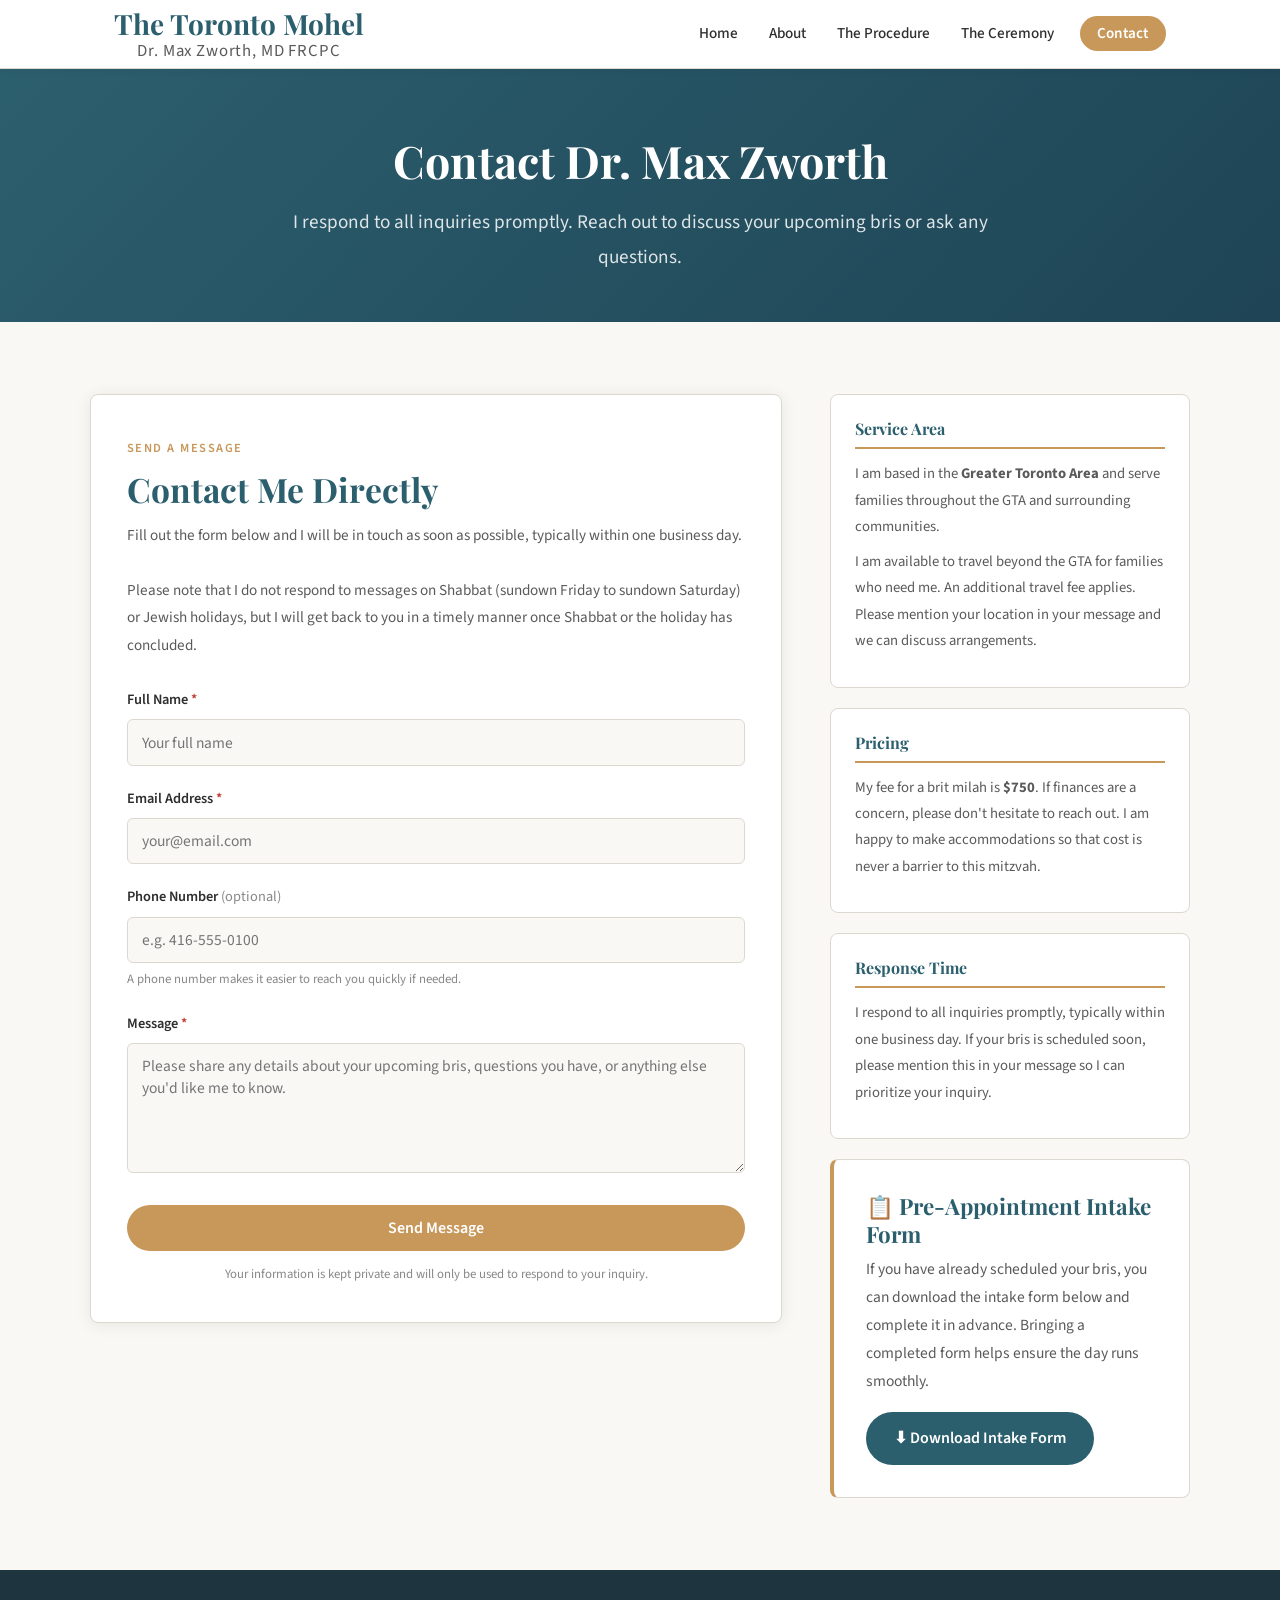
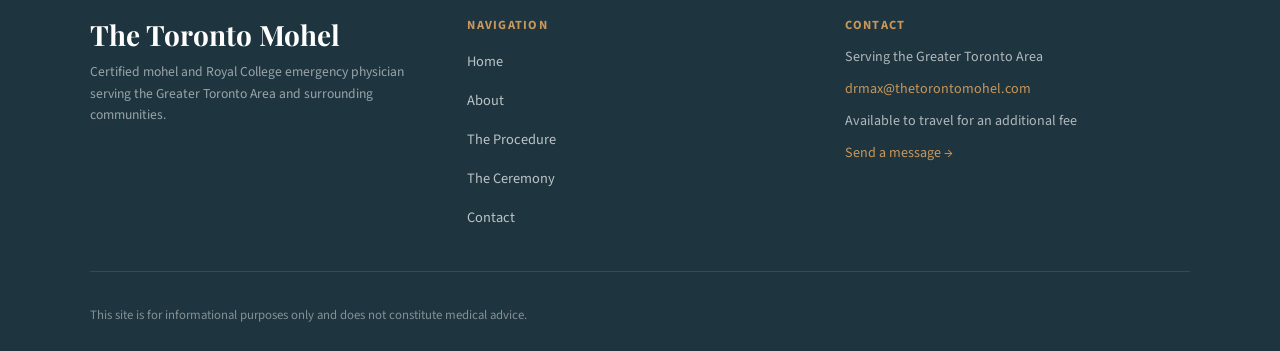
<file: contact.html>
<!DOCTYPE html>
<html lang="en">
<head>
  <meta charset="UTF-8" />
  <meta name="viewport" content="width=device-width, initial-scale=1.0" />
  <meta name="robots" content="index, follow" />
  <title>Contact Toronto Mohel | Dr. Max Zworth</title>
  <meta name="description" content="Contact Dr. Max Zworth, MD FRCPC, to discuss your son's brit milah. Serving Toronto, North York, Thornhill, Vaughan, Richmond Hill, Markham, and the GTA." />
  <link rel="canonical" href="https://www.thetorontomohel.com/contact.html" />
  <link rel="icon" type="image/svg+xml" href="/favicon.svg" />
  <!-- Open Graph -->
  <meta property="og:type" content="website" />
  <meta property="og:site_name" content="The Toronto Mohel" />
  <meta property="og:title" content="Contact Toronto Mohel | Dr. Max Zworth" />
  <meta property="og:description" content="Contact Dr. Max Zworth, MD FRCPC, to discuss your son's brit milah. Serving Toronto, North York, Thornhill, Vaughan, Richmond Hill, Markham, and the GTA." />
  <meta property="og:url" content="https://www.thetorontomohel.com/contact.html" />
  <meta property="og:image" content="https://www.thetorontomohel.com/og-image.jpg" />
  <!-- Twitter Card -->
  <meta name="twitter:card" content="summary_large_image" />
  <!-- Structured Data: BreadcrumbList -->
  <script type="application/ld+json">
  {
    "@context": "https://schema.org",
    "@type": "BreadcrumbList",
    "itemListElement": [
      {"@type": "ListItem", "position": 1, "name": "Home", "item": "https://www.thetorontomohel.com/"},
      {"@type": "ListItem", "position": 2, "name": "Contact", "item": "https://www.thetorontomohel.com/contact.html"}
    ]
  }
  </script>
  <link rel="preconnect" href="https://fonts.googleapis.com" />
  <link rel="preconnect" href="https://fonts.gstatic.com" crossorigin />
  <link href="https://fonts.googleapis.com/css2?family=Playfair+Display:wght@400;700&family=Source+Sans+Pro:wght@400;600&display=swap" rel="stylesheet" />
  <link rel="stylesheet" href="styles.css" />
</head>
<body>

  <!-- NAVIGATION -->
  <nav class="site-nav" role="navigation" aria-label="Main navigation">
    <div class="nav-inner">
      <a href="/" class="nav-logo">
        The Toronto Mohel
        <span>Dr. Max Zworth, MD FRCPC</span>
      </a>
      <ul class="nav-links">
        <li><a href="/">Home</a></li>
        <li><a href="about.html">About</a></li>
        <li><a href="circumcision-information.html">The Procedure</a></li>
        <li><a href="ritual-circumcision.html">The Ceremony</a></li>
        <li><a href="contact.html" class="nav-cta active">Contact</a></li>
      </ul>
      <button class="nav-hamburger" aria-label="Open menu">
        <span></span><span></span><span></span>
      </button>
    </div>
    <ul class="nav-mobile">
      <li><a href="/">Home</a></li>
      <li><a href="about.html">About</a></li>
      <li><a href="circumcision-information.html">The Procedure</a></li>
      <li><a href="ritual-circumcision.html">The Ceremony</a></li>
      <li><a href="contact.html" class="nav-cta">Contact</a></li>
    </ul>
  </nav>

  <!-- PAGE HERO -->
  <section class="page-hero">
    <h1>Contact Dr. Max Zworth</h1>
    <p>I respond to all inquiries promptly. Reach out to discuss your upcoming bris or ask any questions.</p>
  </section>

  <!-- MAIN CONTENT -->
  <section class="section">
    <div class="section-inner">
      <div class="contact-layout">

        <!-- CONTACT FORM -->
        <div class="contact-form-wrap">
          <span class="section-label">Send a Message</span>
          <h2>Contact Me Directly</h2>
          <p style="color:var(--color-text-light); font-size:0.95rem; margin-bottom:1.75rem;">Fill out the form below and I will be in touch as soon as possible, typically within one business day.</p>

          <p style="color:var(--color-text-light); font-size:0.95rem; margin-bottom:1.75rem;">Please note that I do not respond to messages on Shabbat (sundown Friday to sundown Saturday) or Jewish holidays, but I will get back to you in a timely manner once Shabbat or the holiday has concluded.</p>

          <form id="contact-form" action="https://formsubmit.co/drmax@thetorontomohel.com" method="POST" novalidate>
            <input type="hidden" name="_subject" value="New inquiry from The Toronto Mohel" />
            <input type="hidden" name="_next" value="https://www.thetorontomohel.com/contact.html" />
            <input type="hidden" name="_captcha" value="false" />
            <div class="form-group">
              <label for="full-name">Full Name <span style="color:#c0392b;">*</span></label>
              <input
                type="text"
                id="full-name"
                name="full_name"
                placeholder="Your full name"
                required
                autocomplete="name"
              />
            </div>

            <div class="form-group">
              <label for="email">Email Address <span style="color:#c0392b;">*</span></label>
              <input
                type="email"
                id="email"
                name="email"
                placeholder="your@email.com"
                required
                autocomplete="email"
              />
            </div>

            <div class="form-group">
              <label for="phone">Phone Number <span style="color:var(--color-text-muted); font-weight:400;">(optional)</span></label>
              <input
                type="tel"
                id="phone"
                name="phone"
                placeholder="e.g. 416-555-0100"
                autocomplete="tel"
              />
              <p class="form-note">A phone number makes it easier to reach you quickly if needed.</p>
            </div>

            <div class="form-group">
              <label for="message">Message <span style="color:#c0392b;">*</span></label>
              <textarea
                id="message"
                name="message"
                placeholder="Please share any details about your upcoming bris, questions you have, or anything else you'd like me to know."
                required
              ></textarea>
            </div>

            <button type="submit" class="btn btn-primary" style="width:100%; justify-content:center;">
              Send Message
            </button>

            <p class="form-note" style="text-align:center; margin-top:0.75rem;">
              Your information is kept private and will only be used to respond to your inquiry.
            </p>
          </form>
        </div>

        <!-- SIDEBAR -->
        <div class="contact-sidebar">

          <div class="info-card">
            <h3>Service Area</h3>
            <p>I am based in the <strong>Greater Toronto Area</strong> and serve families throughout the GTA and surrounding communities.</p>
            <p>I am available to travel beyond the GTA for families who need me. An additional travel fee applies. Please mention your location in your message and we can discuss arrangements.</p>
          </div>

          <div class="info-card">
            <h3>Pricing</h3>
            <p>My fee for a brit milah is <strong>$750</strong>. If finances are a concern, please don't hesitate to reach out. I am happy to make accommodations so that cost is never a barrier to this mitzvah.</p>
          </div>

          <div class="info-card">
            <h3>Response Time</h3>
            <p>I respond to all inquiries promptly, typically within one business day. If your bris is scheduled soon, please mention this in your message so I can prioritize your inquiry.</p>
          </div>

          <!-- INTAKE FORM -->
          <div class="intake-box" style="margin:0;">
            <h3>📋 Pre-Appointment Intake Form</h3>
            <p>If you have already scheduled your bris, you can download the intake form below and complete it in advance. Bringing a completed form helps ensure the day runs smoothly.</p>
            <a href="intake-form.pdf" class="btn btn-secondary" download>⬇ Download Intake Form</a>
          </div>

        </div>

      </div>
    </div>
  </section>

  <!-- FOOTER -->
  <footer class="site-footer">
    <div class="footer-inner">
      <div class="footer-top">
        <div class="footer-brand">
          <a href="/" class="nav-logo">The Toronto Mohel</a>
          <p>Certified mohel and Royal College emergency physician serving the Greater Toronto Area and surrounding communities.</p>
        </div>
        <div class="footer-nav">
          <h4>Navigation</h4>
          <ul>
            <li><a href="/">Home</a></li>
            <li><a href="about.html">About</a></li>
            <li><a href="circumcision-information.html">The Procedure</a></li>
            <li><a href="ritual-circumcision.html">The Ceremony</a></li>
            <li><a href="contact.html">Contact</a></li>
          </ul>
        </div>
        <div class="footer-contact">
          <h4>Contact</h4>
          <p>Serving the Greater Toronto Area</p>
          <p><a href="mailto:drmax@thetorontomohel.com" style="color: var(--color-accent);">drmax@thetorontomohel.com</a></p>
          <p>Available to travel for an additional fee</p>
          <p><a href="contact.html" style="color: var(--color-accent);">Send a message →</a></p>
        </div>
      </div>
      <div class="footer-bottom">
        <p>This site is for informational purposes only and does not constitute medical advice.</p>
      </div>
    </div>
  </footer>

  <script src="script.js"></script>
</body>
</html>
</file>
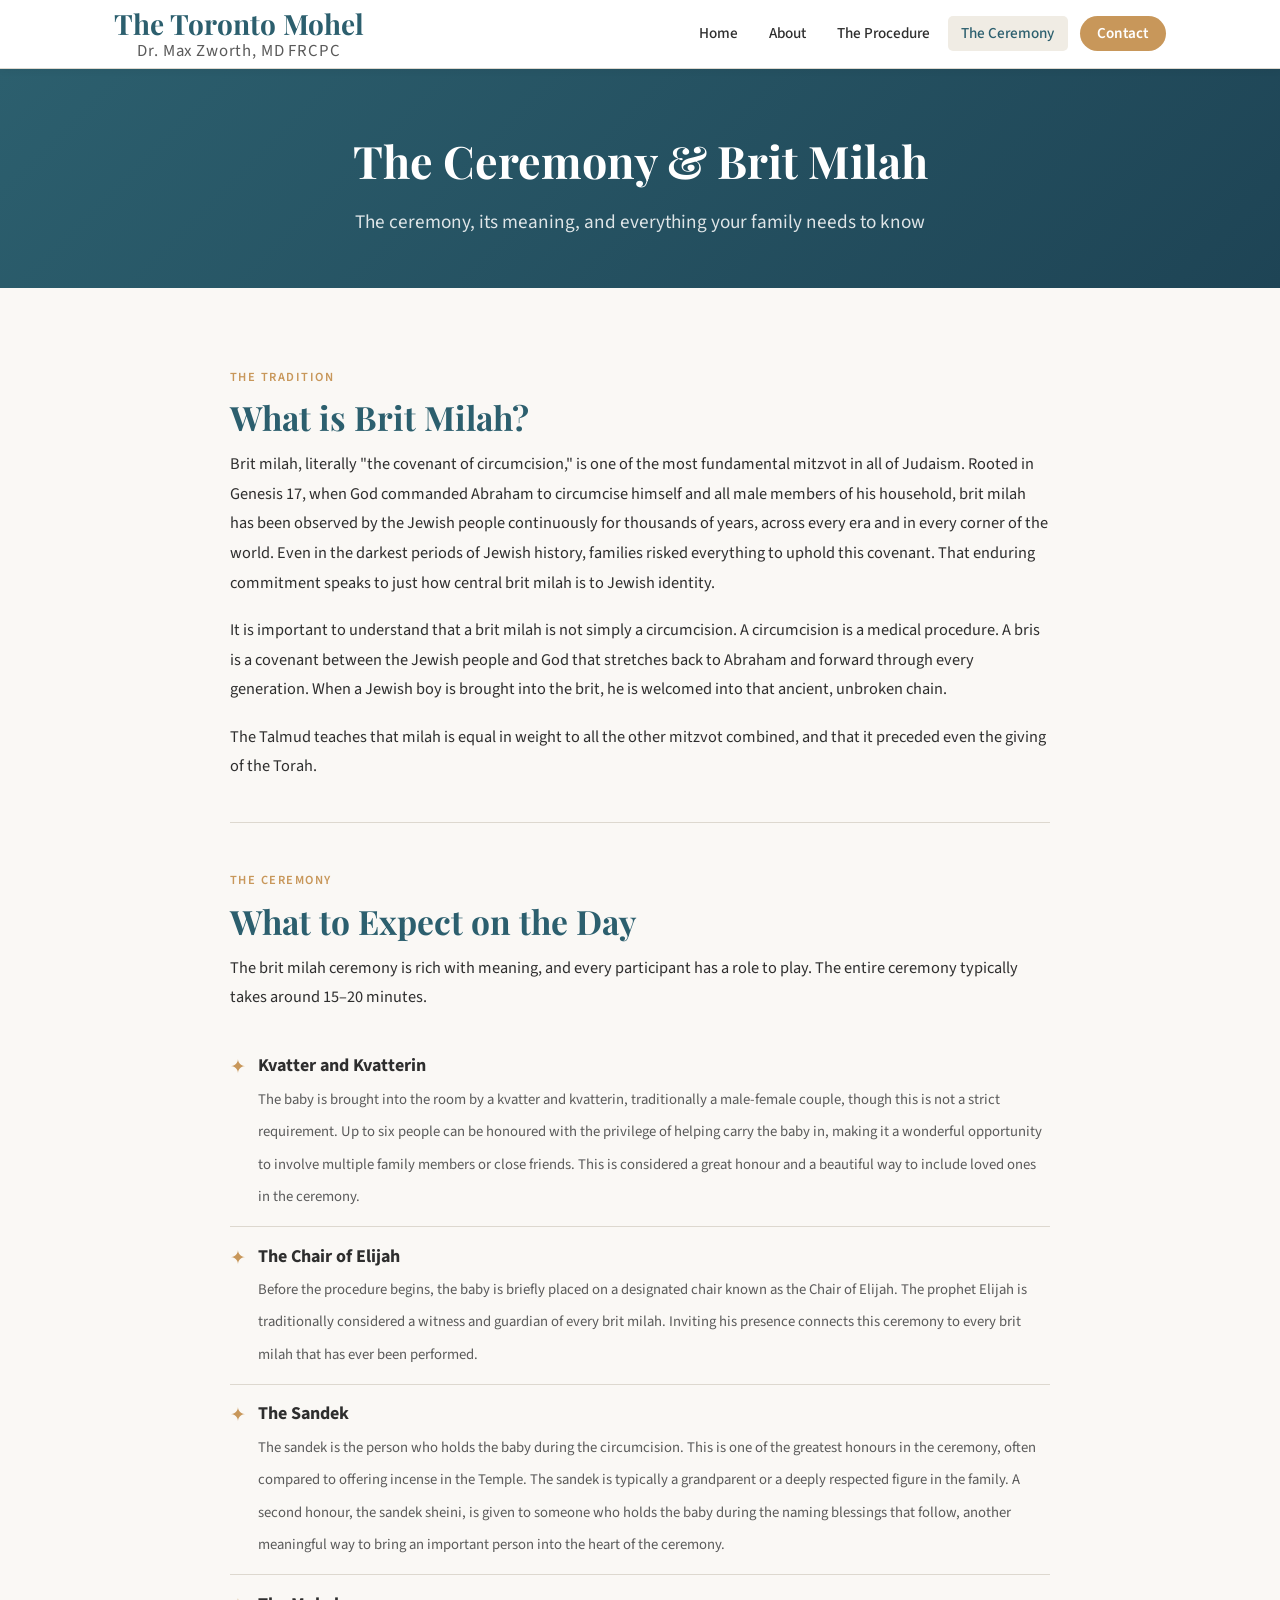
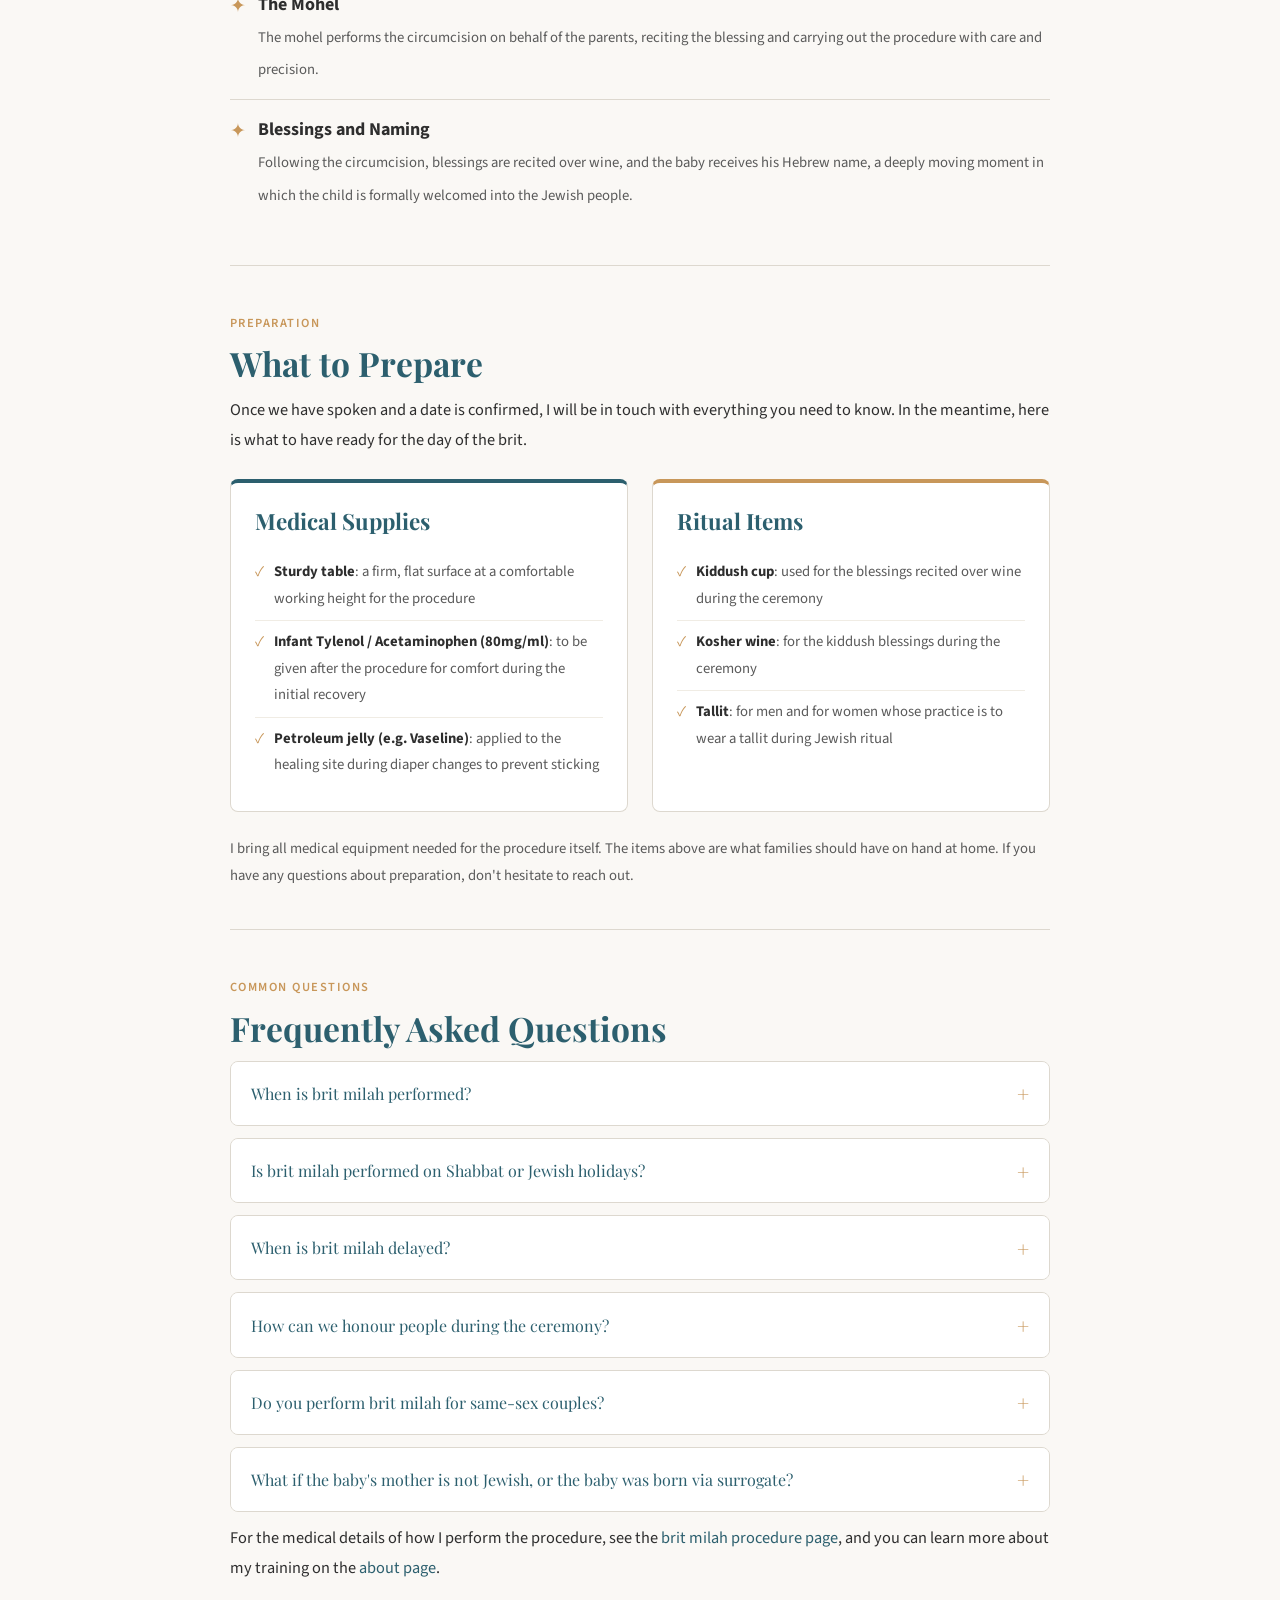
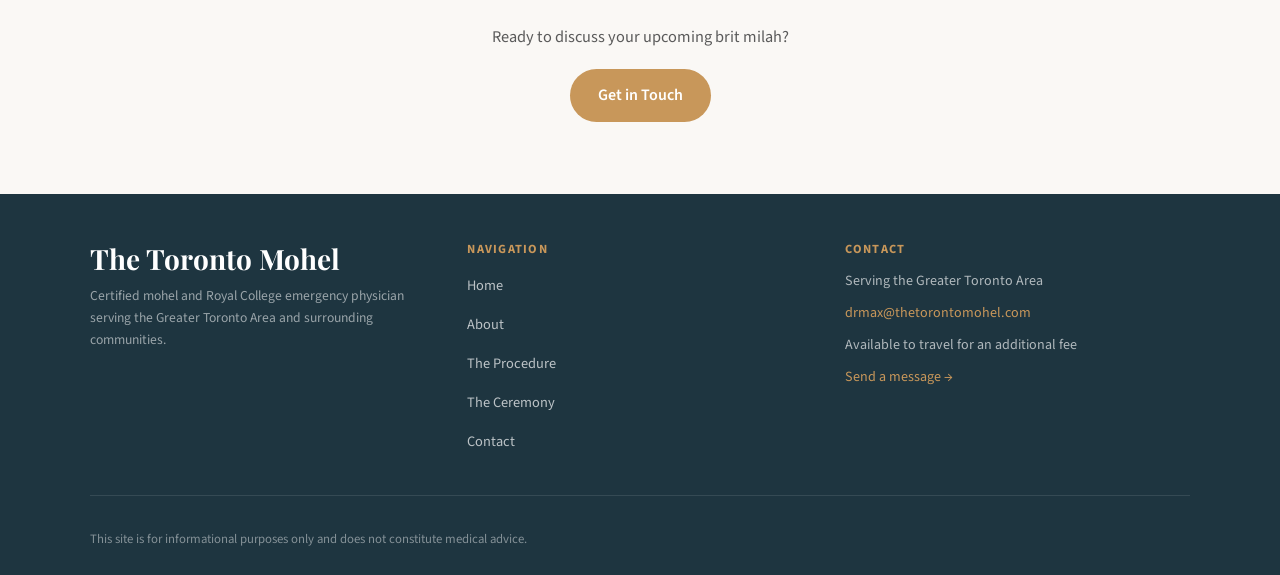
<file: ritual-circumcision.html>
<!DOCTYPE html>
<html lang="en">
<head>
  <meta charset="UTF-8" />
  <meta name="viewport" content="width=device-width, initial-scale=1.0" />
  <meta name="robots" content="index, follow" />
  <title>The Brit Milah Ceremony | Roles, Traditions &amp; What to Expect</title>
  <meta name="description" content="Understanding the brit milah ceremony: Sandek, Kvatter, Kvatterin, naming. A guide from Toronto mohel Dr. Max Zworth for families planning their son's bris." />
  <link rel="canonical" href="https://www.thetorontomohel.com/ritual-circumcision.html" />
  <link rel="icon" type="image/svg+xml" href="/favicon.svg" />
  <!-- Open Graph -->
  <meta property="og:type" content="website" />
  <meta property="og:site_name" content="The Toronto Mohel" />
  <meta property="og:title" content="The Brit Milah Ceremony | Roles, Traditions &amp; What to Expect" />
  <meta property="og:description" content="Understanding the brit milah ceremony: Sandek, Kvatter, Kvatterin, naming. A guide from Toronto mohel Dr. Max Zworth for families planning their son's bris." />
  <meta property="og:url" content="https://www.thetorontomohel.com/ritual-circumcision.html" />
  <meta property="og:image" content="https://www.thetorontomohel.com/og-image.jpg" />
  <!-- Twitter Card -->
  <meta name="twitter:card" content="summary_large_image" />
  <!-- Structured Data: BreadcrumbList -->
  <script type="application/ld+json">
  {
    "@context": "https://schema.org",
    "@type": "BreadcrumbList",
    "itemListElement": [
      {"@type": "ListItem", "position": 1, "name": "Home", "item": "https://www.thetorontomohel.com/"},
      {"@type": "ListItem", "position": 2, "name": "The Brit Milah Ceremony", "item": "https://www.thetorontomohel.com/ritual-circumcision.html"}
    ]
  }
  </script>
  <link rel="preconnect" href="https://fonts.googleapis.com" />
  <link rel="preconnect" href="https://fonts.gstatic.com" crossorigin />
  <link href="https://fonts.googleapis.com/css2?family=Playfair+Display:wght@400;700&family=Source+Sans+Pro:wght@400;600&display=swap" rel="stylesheet" />
  <link rel="stylesheet" href="styles.css" />
</head>
<body>

  <!-- NAVIGATION -->
  <nav class="site-nav" role="navigation" aria-label="Main navigation">
    <div class="nav-inner">
      <a href="/" class="nav-logo">
        The Toronto Mohel
        <span>Dr. Max Zworth, MD FRCPC</span>
      </a>
      <ul class="nav-links">
        <li><a href="/">Home</a></li>
        <li><a href="about.html">About</a></li>
        <li><a href="circumcision-information.html">The Procedure</a></li>
        <li><a href="ritual-circumcision.html" class="active">The Ceremony</a></li>
        <li><a href="contact.html" class="nav-cta">Contact</a></li>
      </ul>
      <button class="nav-hamburger" aria-label="Open menu">
        <span></span><span></span><span></span>
      </button>
    </div>
    <ul class="nav-mobile">
      <li><a href="/">Home</a></li>
      <li><a href="about.html">About</a></li>
      <li><a href="circumcision-information.html">The Procedure</a></li>
      <li><a href="ritual-circumcision.html">The Ceremony</a></li>
      <li><a href="contact.html" class="nav-cta">Contact</a></li>
    </ul>
  </nav>

  <!-- PAGE HERO -->
  <section class="page-hero">
    <h1>The Ceremony & Brit Milah</h1>
    <p>The ceremony, its meaning, and everything your family needs to know</p>
  </section>

  <!-- MAIN CONTENT -->
  <section class="section">
    <div class="section-inner">
      <div class="content-layout">

        <!-- WHAT IS BRIT MILAH -->
        <span class="section-label">The Tradition</span>
        <h2>What is Brit Milah?</h2>
        <p>Brit milah, literally "the covenant of circumcision," is one of the most fundamental mitzvot in all of Judaism. Rooted in Genesis 17, when God commanded Abraham to circumcise himself and all male members of his household, brit milah has been observed by the Jewish people continuously for thousands of years, across every era and in every corner of the world. Even in the darkest periods of Jewish history, families risked everything to uphold this covenant. That enduring commitment speaks to just how central brit milah is to Jewish identity.</p>
        <p>It is important to understand that a brit milah is not simply a circumcision. A circumcision is a medical procedure. A bris is a covenant between the Jewish people and God that stretches back to Abraham and forward through every generation. When a Jewish boy is brought into the brit, he is welcomed into that ancient, unbroken chain.</p>
        <p>The Talmud teaches that milah is equal in weight to all the other mitzvot combined, and that it preceded even the giving of the Torah. </p>

        <div class="divider"></div>

        <!-- THE CEREMONY -->
        <span class="section-label">The Ceremony</span>
        <h2>What to Expect on the Day</h2>
        <p>The brit milah ceremony is rich with meaning, and every participant has a role to play. The entire ceremony typically takes around 15–20 minutes.</p>

        <ul style="list-style:none; margin: 1.5rem 0;">
          <li style="display:flex; gap:0.75rem; align-items:flex-start; padding:0.85rem 0; border-bottom:1px solid var(--color-border);">
            <span style="color:var(--color-accent); font-size:1.2rem; flex-shrink:0;">✦</span>
            <div>
              <strong>Kvatter and Kvatterin</strong><br>
              <span style="color:var(--color-text-light); font-size:0.92rem;">The baby is brought into the room by a kvatter and kvatterin, traditionally a male-female couple, though this is not a strict requirement. Up to six people can be honoured with the privilege of helping carry the baby in, making it a wonderful opportunity to involve multiple family members or close friends. This is considered a great honour and a beautiful way to include loved ones in the ceremony.</span>
            </div>
          </li>
          <li style="display:flex; gap:0.75rem; align-items:flex-start; padding:0.85rem 0; border-bottom:1px solid var(--color-border);">
            <span style="color:var(--color-accent); font-size:1.2rem; flex-shrink:0;">✦</span>
            <div>
              <strong>The Chair of Elijah</strong><br>
              <span style="color:var(--color-text-light); font-size:0.92rem;">Before the procedure begins, the baby is briefly placed on a designated chair known as the Chair of Elijah. The prophet Elijah is traditionally considered a witness and guardian of every brit milah. Inviting his presence connects this ceremony to every brit milah that has ever been performed.</span>
            </div>
          </li>
          <li style="display:flex; gap:0.75rem; align-items:flex-start; padding:0.85rem 0; border-bottom:1px solid var(--color-border);">
            <span style="color:var(--color-accent); font-size:1.2rem; flex-shrink:0;">✦</span>
            <div>
              <strong>The Sandek</strong><br>
              <span style="color:var(--color-text-light); font-size:0.92rem;">The sandek is the person who holds the baby during the circumcision. This is one of the greatest honours in the ceremony, often compared to offering incense in the Temple. The sandek is typically a grandparent or a deeply respected figure in the family. A second honour, the sandek sheini, is given to someone who holds the baby during the naming blessings that follow, another meaningful way to bring an important person into the heart of the ceremony.</span>
            </div>
          </li>
          <li style="display:flex; gap:0.75rem; align-items:flex-start; padding:0.85rem 0; border-bottom:1px solid var(--color-border);">
            <span style="color:var(--color-accent); font-size:1.2rem; flex-shrink:0;">✦</span>
            <div>
              <strong>The Mohel</strong><br>
              <span style="color:var(--color-text-light); font-size:0.92rem;">The mohel performs the circumcision on behalf of the parents, reciting the blessing and carrying out the procedure with care and precision.</span>
            </div>
          </li>
          <li style="display:flex; gap:0.75rem; align-items:flex-start; padding:0.85rem 0;">
            <span style="color:var(--color-accent); font-size:1.2rem; flex-shrink:0;">✦</span>
            <div>
              <strong>Blessings and Naming</strong><br>
              <span style="color:var(--color-text-light); font-size:0.92rem;">Following the circumcision, blessings are recited over wine, and the baby receives his Hebrew name, a deeply moving moment in which the child is formally welcomed into the Jewish people.</span>
            </div>
          </li>
        </ul>

        <div class="divider"></div>

        <!-- WHAT TO PREPARE -->
        <span class="section-label">Preparation</span>
        <h2>What to Prepare</h2>
        <p>Once we have spoken and a date is confirmed, I will be in touch with everything you need to know. In the meantime, here is what to have ready for the day of the brit.</p>

        <div style="display:grid; grid-template-columns: 1fr 1fr; gap: 1.5rem; margin: 1.5rem 0;">

          <div style="background: var(--color-white); border: 1px solid var(--color-border); border-top: 4px solid var(--color-primary); border-radius: var(--border-radius); padding: 1.5rem;">
            <h3 style="margin-bottom:1rem;">Medical Supplies</h3>
            <ul style="list-style:none;">
              <li style="padding: 0.5rem 0; border-bottom: 1px solid var(--color-bg-alt); display:flex; gap:0.6rem; align-items:flex-start; font-size:0.92rem; color:var(--color-text-light);">
                <span style="color:var(--color-accent); flex-shrink:0;">✓</span>
                <span><strong style="color:var(--color-text);">Sturdy table</strong>: a firm, flat surface at a comfortable working height for the procedure</span>
              </li>
              <li style="padding: 0.5rem 0; border-bottom: 1px solid var(--color-bg-alt); display:flex; gap:0.6rem; align-items:flex-start; font-size:0.92rem; color:var(--color-text-light);">
                <span style="color:var(--color-accent); flex-shrink:0;">✓</span>
                <span><strong style="color:var(--color-text);">Infant Tylenol / Acetaminophen (80mg/ml)</strong>: to be given after the procedure for comfort during the initial recovery</span>
              </li>
              <li style="padding: 0.5rem 0; display:flex; gap:0.6rem; align-items:flex-start; font-size:0.92rem; color:var(--color-text-light);">
                <span style="color:var(--color-accent); flex-shrink:0;">✓</span>
                <span><strong style="color:var(--color-text);">Petroleum jelly (e.g. Vaseline)</strong>: applied to the healing site during diaper changes to prevent sticking</span>
              </li>
            </ul>
          </div>

          <div style="background: var(--color-white); border: 1px solid var(--color-border); border-top: 4px solid var(--color-accent); border-radius: var(--border-radius); padding: 1.5rem;">
            <h3 style="margin-bottom:1rem;">Ritual Items</h3>
            <ul style="list-style:none;">
              <li style="padding: 0.5rem 0; border-bottom: 1px solid var(--color-bg-alt); display:flex; gap:0.6rem; align-items:flex-start; font-size:0.92rem; color:var(--color-text-light);">
                <span style="color:var(--color-accent); flex-shrink:0;">✓</span>
                <span><strong style="color:var(--color-text);">Kiddush cup</strong>: used for the blessings recited over wine during the ceremony</span>
              </li>
              <li style="padding: 0.5rem 0; border-bottom: 1px solid var(--color-bg-alt); display:flex; gap:0.6rem; align-items:flex-start; font-size:0.92rem; color:var(--color-text-light);">
                <span style="color:var(--color-accent); flex-shrink:0;">✓</span>
                <span><strong style="color:var(--color-text);">Kosher wine</strong>: for the kiddush blessings during the ceremony</span>
              </li>
              <li style="padding: 0.5rem 0; display:flex; gap:0.6rem; align-items:flex-start; font-size:0.92rem; color:var(--color-text-light);">
                <span style="color:var(--color-accent); flex-shrink:0;">✓</span>
                <span><strong style="color:var(--color-text);">Tallit</strong>: for men and for women whose practice is to wear a tallit during Jewish ritual</span>
              </li>
            </ul>
          </div>

        </div>

        <p style="font-size:0.92rem; color:var(--color-text-light);">I bring all medical equipment needed for the procedure itself. The items above are what families should have on hand at home. If you have any questions about preparation, don't hesitate to reach out.</p>

        <div class="divider"></div>

        <!-- FAQ -->
        <span class="section-label">Common Questions</span>
        <h2>Frequently Asked Questions</h2>

        <div class="faq-section">

          <div class="faq-item">
            <button class="faq-question">
              When is brit milah performed?
              <span class="faq-icon">+</span>
            </button>
            <div class="faq-answer">
              <p>Traditionally, brit milah is performed on the eighth day of a boy's life, as commanded in the Torah, counting from the day of birth as day one. Every effort is made to hold the brit on the eighth day. That said, timing can be affected by a variety of factors, so please reach out and we will work out the right timing together.</p>
            </div>
          </div>

          <div class="faq-item">
            <button class="faq-question">
              Is brit milah performed on Shabbat or Jewish holidays?
              <span class="faq-icon">+</span>
            </button>
            <div class="faq-answer">
              <p>The Torah teaches that brit milah overrides Shabbat and Yom Kippur when it falls on the eighth day. However, when a brit has been delayed for medical or other reasons, it cannot be performed on Shabbat or Yom Tov. This is determined on a case-by-case basis, so please get in touch and we will figure it out together.</p>
            </div>
          </div>

          <div class="faq-item">
            <button class="faq-question">
              When is brit milah delayed?
              <span class="faq-icon">+</span>
            </button>
            <div class="faq-answer">
              <p>The health of the baby always comes first. Brit milah is delayed whenever a baby is unwell or medically unfit for the procedure. This includes prematurity, jaundice requiring treatment, illness, or any other condition flagged by the baby's physician. A delayed brit is performed as soon as the baby has recovered and is medically cleared. Please reach out and we will work together to find the right time.</p>
            </div>
          </div>

          <div class="faq-item">
            <button class="faq-question">
              How can we honour people during the ceremony?
              <span class="faq-icon">+</span>
            </button>
            <div class="faq-answer">
              <p>There are several honoured roles in the brit milah ceremony that provide a meaningful way to involve family and friends. These include the kvatter and kvatterin (who carry the baby in), the sandek (who holds the baby during the circumcision), the sandek sheini (who holds the baby during the naming blessings), and the person designated to recite specific prayers. I am happy to discuss all of these roles with you ahead of the ceremony.</p>
            </div>
          </div>

          <div class="faq-item">
            <button class="faq-question">
              Do you perform brit milah for same-sex couples?
              <span class="faq-icon">+</span>
            </button>
            <div class="faq-answer">
              <p>Absolutely, yes, without hesitation. As long as the baby is Jewish, every family is welcome. I am honoured to be part of your simcha.</p>
            </div>
          </div>

          <div class="faq-item">
            <button class="faq-question">
              What if the baby's mother is not Jewish, or the baby was born via surrogate?
              <span class="faq-icon">+</span>
            </button>
            <div class="faq-answer">
              <p>If a baby is born to a mother who is not Jewish, the ceremony is performed as a milah l'shem gerut, a circumcision performed with the intention of conversion, understood as the first step in formally welcoming the child into the Jewish people. The ceremony is very similar, with a small number of changes to the blessings. I would be happy to connect your family with a rabbi to help guide you through this process and ensure that everything is done in a way that is meaningful and halachically sound.</p>
            </div>
          </div>

        </div>

        <p>For the medical details of how I perform the procedure, see the <a href="circumcision-information.html">brit milah procedure page</a>, and you can learn more about my training on the <a href="about.html">about page</a>.</p>

        <div style="margin-top:2.5rem; text-align:center;">
          <p style="color:var(--color-text-light); margin-bottom:1rem;">Ready to discuss your upcoming brit milah?</p>
          <a href="contact.html" class="btn btn-primary">Get in Touch</a>
        </div>

      </div>
    </div>
  </section>

  <!-- FOOTER -->
  <footer class="site-footer">
    <div class="footer-inner">
      <div class="footer-top">
        <div class="footer-brand">
          <a href="/" class="nav-logo">The Toronto Mohel</a>
          <p>Certified mohel and Royal College emergency physician serving the Greater Toronto Area and surrounding communities.</p>
        </div>
        <div class="footer-nav">
          <h4>Navigation</h4>
          <ul>
            <li><a href="/">Home</a></li>
            <li><a href="about.html">About</a></li>
            <li><a href="circumcision-information.html">The Procedure</a></li>
            <li><a href="ritual-circumcision.html">The Ceremony</a></li>
            <li><a href="contact.html">Contact</a></li>
          </ul>
        </div>
        <div class="footer-contact">
          <h4>Contact</h4>
          <p>Serving the Greater Toronto Area</p>
          <p><a href="mailto:drmax@thetorontomohel.com" style="color: var(--color-accent);">drmax@thetorontomohel.com</a></p>
          <p>Available to travel for an additional fee</p>
          <p><a href="contact.html" style="color: var(--color-accent);">Send a message →</a></p>
        </div>
      </div>
      <div class="footer-bottom">
        <p>This site is for informational purposes only and does not constitute medical advice.</p>
      </div>
    </div>
  </footer>

  <script src="script.js"></script>
</body>
</html>
</file>
<file: styles.css>
/* styles.css - Toronto Mohel Website */
/* ===================================
   TABLE OF CONTENTS
   1. CSS Variables & Reset
   2. Typography
   3. Navigation
   4. Homepage Sections
   5. About Page
   6. Info Pages
   7. Contact Page
   8. Footer
   9. Utilities & Buttons
   10. Media Queries
=================================== */

/* 1. CSS Variables & Reset */
:root {
  --color-primary: #2c5f6e;
  --color-primary-light: #3d7a8a;
  --color-accent: #c8975a;
  --color-accent-light: #d9ac74;
  --color-bg: #faf8f5;
  --color-bg-alt: #f0ece4;
  --color-text: #2e2e2e;
  --color-text-light: #5a5a5a;
  --color-text-muted: #888;
  --color-white: #ffffff;
  --color-border: #ddd8cf;
  --font-heading: 'Playfair Display', Georgia, serif;
  --font-body: 'Source Sans Pro', 'Segoe UI', Arial, sans-serif;
  --max-width: 1100px;
  --border-radius: 8px;
  --shadow: 0 2px 16px rgba(0,0,0,0.08);
  --shadow-hover: 0 4px 24px rgba(0,0,0,0.13);
  --transition: 0.25s ease;
}

*, *::before, *::after { box-sizing: border-box; margin: 0; padding: 0; }
html { scroll-behavior: smooth; }
body {
    font-family: var(--font-body);
    font-size: 18px;
    line-height: 1.8;
    color: var(--color-text);
    background-color: var(--color-bg);
    overflow-x: hidden;
  }
img { max-width: 100%; height: auto; display: block; }
a { color: var(--color-primary); text-decoration: none; transition: color var(--transition); }
a:hover { color: var(--color-accent); }
ul { list-style: none; }

/* 2. Typography */
h1, h2, h3, h4 { font-family: var(--font-heading); line-height: 1.25; color: var(--color-primary); }
h1 { font-size: clamp(1.9rem, 4vw, 2.8rem); margin-bottom: 1rem; }
h2 { font-size: clamp(1.5rem, 3vw, 2.1rem); margin-bottom: 0.75rem; }
h3 { font-size: clamp(1.15rem, 2vw, 1.4rem); margin-bottom: 0.5rem; }
p { margin-bottom: 1.1rem; }
p:last-child { margin-bottom: 0; }
.section-label {
  display: inline-block;
  font-size: 0.78rem;
  letter-spacing: 0.12em;
  text-transform: uppercase;
  color: var(--color-accent);
  font-weight: 600;
  margin-bottom: 0.5rem;
}

/* 3. Navigation */
.site-nav {
  background: var(--color-white);
  border-bottom: 1px solid var(--color-border);
  position: sticky;
  top: 0;
  z-index: 1000;
  box-shadow: 0 1px 8px rgba(0,0,0,0.06);
}
.nav-inner {
  max-width: var(--max-width);
  margin: 0 auto;
  padding: 0 1.5rem;
  display: flex;
  align-items: center;
  justify-content: space-between;
  height: 68px;
}
.nav-logo {
    font-family: var(--font-heading);
    font-size: 1.75rem;
    color: var(--color-primary);
    font-weight: 700;
    line-height: 1.2;
  }
  .nav-logo span {
    display: block;
    font-size: 1.05rem;
    font-family: var(--font-body);
    font-weight: 400;
    color: var(--color-text-light);
    letter-spacing: 0.05em;
    text-align: center;
  }
.nav-links { display: flex; align-items: center; gap: 0.25rem; }
.nav-links a {
  padding: 0.4rem 0.85rem;
  font-size: 0.95rem;
  color: var(--color-text);
  font-weight: 500;
  border-radius: 5px;
  transition: background var(--transition), color var(--transition);
}
.nav-links a:hover, .nav-links a.active {
  background: var(--color-bg-alt);
  color: var(--color-primary);
}
.nav-links a.nav-cta {
  background: var(--color-accent);
  color: var(--color-white);
  padding: 0.4rem 1.1rem;
  border-radius: 25px;
  font-weight: 600;
  margin-left: 0.5rem;
}
.nav-links a.nav-cta:hover { background: var(--color-accent-light); color: var(--color-white); }

/* Hamburger */
.nav-hamburger {
  display: none;
  flex-direction: column;
  gap: 5px;
  cursor: pointer;
  padding: 4px;
  background: none;
  border: none;
}
.nav-hamburger span { display: block; width: 26px; height: 2px; background: var(--color-primary); border-radius: 2px; transition: all var(--transition); }
.nav-hamburger.open span:nth-child(1) { transform: translateY(7px) rotate(45deg); }
.nav-hamburger.open span:nth-child(2) { opacity: 0; }
.nav-hamburger.open span:nth-child(3) { transform: translateY(-7px) rotate(-45deg); }

.nav-mobile {
  display: none;
  flex-direction: column;
  background: var(--color-white);
  border-top: 1px solid var(--color-border);
  padding: 1rem 1.5rem 1.5rem;
  gap: 0.25rem;
}
.nav-mobile.open { display: flex; }
.nav-mobile a {
  padding: 0.6rem 0.75rem;
  font-size: 1rem;
  color: var(--color-text);
  font-weight: 500;
  border-radius: 5px;
  transition: background var(--transition);
}
.nav-mobile a:hover { background: var(--color-bg-alt); }
.nav-mobile a.nav-cta {
  background: var(--color-accent);
  color: var(--color-white);
  text-align: center;
  margin-top: 0.5rem;
  border-radius: 25px;
  font-weight: 600;
}

/* 4. Hero */
.hero {
    background: linear-gradient(135deg, var(--color-primary) 0%, #1e4455 100%);
    color: var(--color-white);
    padding: 4rem 1.5rem;
    text-align: center;
  }
  .hero-inner {
    max-width: var(--max-width);
    margin: 0 auto;
    display: grid;
    grid-template-columns: 400px 1fr;
    gap: 3rem;
    align-items: center;
    text-align: left;
  }
  .hero-headshot {
    width: 340px; height: 340px;
    border-radius: 50%;
    border: 4px solid var(--color-accent);
    margin: 0 auto 1.75rem;
    background: rgba(255,255,255,0.1);
    display: flex; align-items: center; justify-content: center;
    color: rgba(255,255,255,0.6); font-size: 0.8rem; text-align: center; padding: 1rem;
  }
  .hero h1 { color: var(--color-white); text-shadow: 0 1px 3px rgba(0,0,0,0.2); font-size: clamp(1.5rem, 3vw, 2.1rem); }
.hero-sub {
  font-size: 1.25rem;
  color: rgba(255,255,255,0.88);
  max-width: 600px;
  margin: 0 auto 2rem;
  line-height: 1.65;
}

/* Page Hero (inner pages) */
.page-hero {
  background: linear-gradient(135deg, var(--color-primary) 0%, #1e4455 100%);
  color: white;
  padding: 4rem 1.5rem 3rem;
  text-align: center;
}
.page-hero h1 { color: white; }
.page-hero p { 
    color: rgba(255,255,255,0.85); 
    max-width: 800px; 
    width: 100%;
    margin: 0 auto; 
    font-size: 1.2rem; 
    white-space: normal;
    word-wrap: break-word;
    overflow-wrap: break-word;
    padding: 0 1rem;
  }/* 5. Sections */
.section { padding: 4.5rem 1.5rem; }
.section-alt { background: var(--color-bg-alt); }
.section-inner { max-width: var(--max-width); margin: 0 auto; }
.section-header { text-align: center; margin-bottom: 2.5rem; }
.section-header p { color: var(--color-text-light); max-width: 580px; margin: 0 auto; }

.intro-text { max-width: 760px; margin: 0 auto; }
.intro-text p { font-size: 1.05rem; line-height: 1.8; }

/* Cards */
.cards-grid {
  display: grid;
  grid-template-columns: repeat(auto-fit, minmax(220px, 1fr));
  gap: 1.5rem;
}
.card {
  background: var(--color-white);
  border: 1px solid var(--color-border);
  border-radius: var(--border-radius);
  padding: 1.75rem 1.5rem;
  transition: box-shadow var(--transition), transform var(--transition);
}
.card:hover { box-shadow: var(--shadow-hover); transform: translateY(-3px); }
.card-icon { font-size: 2rem; margin-bottom: 0.75rem; }
.card h3 { font-size: 1.1rem; margin-bottom: 0.4rem; }
.card p { font-size: 0.9rem; color: var(--color-text-light); margin-bottom: 0; }

/* Testimonials */
.testimonials-grid {
  display: grid;
  grid-template-columns: repeat(auto-fit, minmax(260px, 1fr));
  gap: 1.5rem;
}
.testimonial {
  background: var(--color-white);
  border: 1px solid var(--color-border);
  border-left: 4px solid var(--color-accent);
  border-radius: var(--border-radius);
  padding: 1.75rem 1.5rem;
}
.testimonial .stars { color: #e8b429; font-size: 1rem; letter-spacing: 2px; margin-bottom: 0.75rem; }
.testimonial p { font-size: 0.95rem; color: var(--color-text-light); font-style: italic; margin-bottom: 0; }
.testimonials-cta { text-align: center; margin-top: 2rem; }
.testimonials-cta a { color: var(--color-accent); font-weight: 600; }

/* Intake box */
.intake-box {
  background: var(--color-white);
  border: 1px solid var(--color-border);
  border-left: 4px solid var(--color-accent);
  border-radius: var(--border-radius);
  padding: 2rem;
  max-width: 680px;
  margin: 0 auto;
}
.intake-box p { font-size: 0.97rem; color: var(--color-text-light); margin-bottom: 1rem; }

/* Referral */
.referral-box {
  text-align: center;
  padding: 1.5rem;
  background: var(--color-bg-alt);
  border-radius: var(--border-radius);
  border: 1px solid var(--color-border);
  max-width: 500px;
  margin: 0 auto;
  font-size: 0.92rem;
  color: var(--color-text-light);
}

/* 6. About Page */
.about-layout {
  display: grid;
  grid-template-columns: 280px 1fr;
  gap: 3rem;
  align-items: start;
}
.about-sidebar { position: sticky; top: 90px; }
.about-photo-placeholder {
  width: 100%; aspect-ratio: 3/4;
  background: var(--color-bg-alt);
  border-radius: var(--border-radius);
  border: 2px dashed var(--color-border);
  display: flex; align-items: center; justify-content: center;
  text-align: center; color: var(--color-text-muted);
  font-size: 0.85rem; padding: 1rem; margin-bottom: 1.25rem;
}
.credentials-card {
  background: var(--color-white);
  border: 1px solid var(--color-border);
  border-radius: var(--border-radius);
  padding: 1.5rem;
}
.credentials-card h3 {
  font-size: 1rem; margin-bottom: 1rem;
  padding-bottom: 0.5rem;
  border-bottom: 2px solid var(--color-accent);
}
.credentials-card ul li {
  padding: 0.5rem 0;
  border-bottom: 1px solid var(--color-bg-alt);
  font-size: 0.88rem; color: var(--color-text-light);
  display: flex; gap: 0.5rem; align-items: flex-start; line-height: 1.4;
}
.credentials-card ul li::before { content: '✓'; color: var(--color-accent); font-weight: 700; flex-shrink: 0; }
.credentials-card ul li:last-child { border-bottom: none; }

.testimonials-placeholder {
  background: var(--color-bg-alt);
  border: 2px dashed var(--color-border);
  border-radius: var(--border-radius);
  padding: 3rem 2rem;
  text-align: center;
}
.testimonials-placeholder p { color: var(--color-text-muted); font-style: italic; font-size: 0.92rem; margin-bottom: 0; }

/* 7. Info Pages */
.content-layout { max-width: 820px; margin: 0 auto; }
.content-layout p { font-size: 1.02rem; line-height: 1.82; }

.placeholder-notice {
  background: #fff8e6;
  border: 1px solid #f0c84a;
  border-left: 4px solid #f0c84a;
  border-radius: var(--border-radius);
  padding: 0.85rem 1.1rem;
  font-size: 0.86rem;
  color: #7a5c00;
  margin-bottom: 1.5rem;
}

.image-placeholder {
  width: 100%; max-width: 400px; aspect-ratio: 4/3;
  background: var(--color-bg-alt);
  border: 2px dashed var(--color-border);
  border-radius: var(--border-radius);
  display: flex; align-items: center; justify-content: center;
  text-align: center; color: var(--color-text-muted);
  font-size: 0.85rem; padding: 1rem; margin: 1.5rem auto;
}

/* FAQ */
.faq-item {
  border: 1px solid var(--color-border);
  border-radius: var(--border-radius);
  margin-bottom: 0.75rem;
  overflow: hidden;
}
.faq-question {
  width: 100%; background: var(--color-white); border: none;
  padding: 1.1rem 1.25rem; text-align: left;
  font-family: var(--font-heading); font-size: 1rem;
  color: var(--color-primary); cursor: pointer;
  display: flex; justify-content: space-between; align-items: center; gap: 1rem;
  transition: background var(--transition);
}
.faq-question:hover { background: var(--color-bg-alt); }
.faq-icon { font-size: 1.3rem; color: var(--color-accent); flex-shrink: 0; transition: transform var(--transition); }
.faq-item.open .faq-icon { transform: rotate(45deg); }
.faq-answer {
  display: none;
  padding: 0 1.25rem 1.25rem;
  background: var(--color-white);
  font-size: 0.97rem; color: var(--color-text-light); line-height: 1.75;
}
.faq-answer p { color: var(--color-text-light); margin-bottom: 0; }
.faq-item.open .faq-answer { display: block; }

/* 8. Contact Page */
.contact-layout {
  display: grid;
  grid-template-columns: 1fr 360px;
  gap: 3rem;
  align-items: start;
}
.contact-form-wrap {
  background: var(--color-white);
  border: 1px solid var(--color-border);
  border-radius: var(--border-radius);
  padding: 2.25rem;
  box-shadow: var(--shadow);
}
.form-group { margin-bottom: 1.25rem; }
.form-group label { display: block; font-size: 0.9rem; font-weight: 600; margin-bottom: 0.4rem; }
.form-group input, .form-group textarea {
  width: 100%; padding: 0.7rem 0.9rem;
  border: 1px solid var(--color-border); border-radius: 6px;
  font-family: var(--font-body); font-size: 0.97rem;
  color: var(--color-text); background: var(--color-bg);
  transition: border-color var(--transition), box-shadow var(--transition);
}
.form-group input:focus, .form-group textarea:focus {
  outline: none; border-color: var(--color-primary-light);
  box-shadow: 0 0 0 3px rgba(44,95,110,0.1);
}
.form-group textarea { resize: vertical; min-height: 130px; }
.form-note { font-size: 0.8rem; color: var(--color-text-muted); margin-top: 0.3rem; }
.contact-sidebar { display: flex; flex-direction: column; gap: 1.25rem; }
.info-card {
  background: var(--color-white);
  border: 1px solid var(--color-border);
  border-radius: var(--border-radius);
  padding: 1.5rem;
}
.info-card h3 { font-size: 1rem; margin-bottom: 0.75rem; padding-bottom: 0.5rem; border-bottom: 2px solid var(--color-accent); }
.info-card p { font-size: 0.92rem; color: var(--color-text-light); margin-bottom: 0.5rem; }

/* 9. Footer */
.site-footer { background: #1e3540; color: rgba(255,255,255,0.75); padding: 3rem 1.5rem 1.5rem; }
.footer-inner { max-width: var(--max-width); margin: 0 auto; }
.footer-top {
  display: grid; grid-template-columns: 1fr 1fr 1fr;
  gap: 2rem; margin-bottom: 2rem; padding-bottom: 2rem;
  border-bottom: 1px solid rgba(255,255,255,0.1);
}
.footer-brand .nav-logo { color: white; display: inline-block; margin-bottom: 0.6rem; }
.footer-brand p { font-size: 0.85rem; color: rgba(255,255,255,0.55); line-height: 1.6; margin-bottom: 0; }
.footer-nav h4, .footer-contact h4 {
  font-family: var(--font-body); font-size: 0.78rem;
  letter-spacing: 0.1em; text-transform: uppercase;
  color: var(--color-accent); margin-bottom: 0.75rem;
}
.footer-nav ul li { margin-bottom: 0.4rem; }
.footer-nav ul li a { color: rgba(255,255,255,0.7); font-size: 0.9rem; }
.footer-nav ul li a:hover { color: white; }
.footer-contact p { font-size: 0.88rem; color: rgba(255,255,255,0.65); margin-bottom: 0.4rem; }
.footer-bottom { display: flex; justify-content: space-between; align-items: center; gap: 1rem; flex-wrap: wrap; }
.footer-bottom p { font-size: 0.8rem; color: rgba(255,255,255,0.45); margin-bottom: 0; }

/* 10. Utilities */
.btn {
  display: inline-block; padding: 0.75rem 1.75rem;
  border-radius: 30px; font-family: var(--font-body);
  font-size: 1rem; font-weight: 600; cursor: pointer; border: none;
  transition: background var(--transition), transform var(--transition), box-shadow var(--transition);
  text-decoration: none;
}
.btn-primary { background: var(--color-accent); color: var(--color-white); }
.btn-primary:hover { background: var(--color-accent-light); color: var(--color-white); transform: translateY(-2px); box-shadow: 0 4px 16px rgba(200,151,90,0.4); }
.btn-outline { background: transparent; color: var(--color-white); border: 2px solid rgba(255,255,255,0.7); }
.btn-outline:hover { background: rgba(255,255,255,0.1); color: var(--color-white); border-color: white; }
.btn-secondary { background: var(--color-primary); color: var(--color-white); }
.btn-secondary:hover { background: var(--color-primary-light); color: var(--color-white); transform: translateY(-2px); }
.text-center { text-align: center; }
.mt-1 { margin-top: 1rem; }
.mt-2 { margin-top: 2rem; }
.mb-2 { margin-bottom: 2rem; }
.divider { height: 1px; background: var(--color-border); margin: 2.5rem 0; }

/* 11. Media Queries */
@media (max-width: 900px) {
  .about-layout { grid-template-columns: 1fr; }
  .about-sidebar { position: static; display: grid; grid-template-columns: 200px 1fr; gap: 1.5rem; align-items: start; }
  .about-photo-placeholder { margin-bottom: 0; }
  .contact-layout { grid-template-columns: 1fr; }
  .footer-top { grid-template-columns: 1fr 1fr; }
}
@media (max-width: 768px) {
  .nav-links { display: none; }
  .nav-hamburger { display: flex; }
  .hero { padding: 3.5rem 1.25rem 3rem; }
  .section { padding: 3rem 1.25rem; }
  .about-sidebar { grid-template-columns: 1fr; }
  .about-photo-placeholder { max-width: 220px; margin: 0 auto 1.25rem; }
  .footer-top { grid-template-columns: 1fr; }
  .footer-bottom { flex-direction: column; text-align: center; }
}
@media (max-width: 480px) {
  body { font-size: 16px; }
  .cards-grid { grid-template-columns: 1fr; }
  .contact-form-wrap { padding: 1.5rem; }
}



  
  .referral-sidebar-box {
    background: var(--color-white);
    border: 1px solid var(--color-border);
    border-top: 4px solid var(--color-accent);
    border-radius: var(--border-radius);
    padding: 1.5rem;
    font-size: 0.92rem;
  }
  
  .referral-sidebar-box h4 {
    font-size: 1rem;
    margin-bottom: 0.6rem;
  }
  
  .referral-sidebar-box p {
    color: var(--color-text-light);
    font-size: 0.9rem;
    margin-bottom: 1rem;
  }
  
  .hero-text { display: flex; flex-direction: column; align-items: flex-start; }
.hero-text .hero-sub { margin-left: 0; text-align: left; }
.hero-text .btn { margin-top: 0.5rem; }

@media (max-width: 860px) {
  .hero-inner {
    grid-template-columns: 1fr;
    text-align: center;
  }
  .hero-text { align-items: center; }
  .hero-text .hero-sub { text-align: center; }
  .hero-headshot { margin: 0 auto; }
}

@media (max-width: 600px) {
    .prep-grid {
      grid-template-columns: 1fr;
    }
  }
</file>
